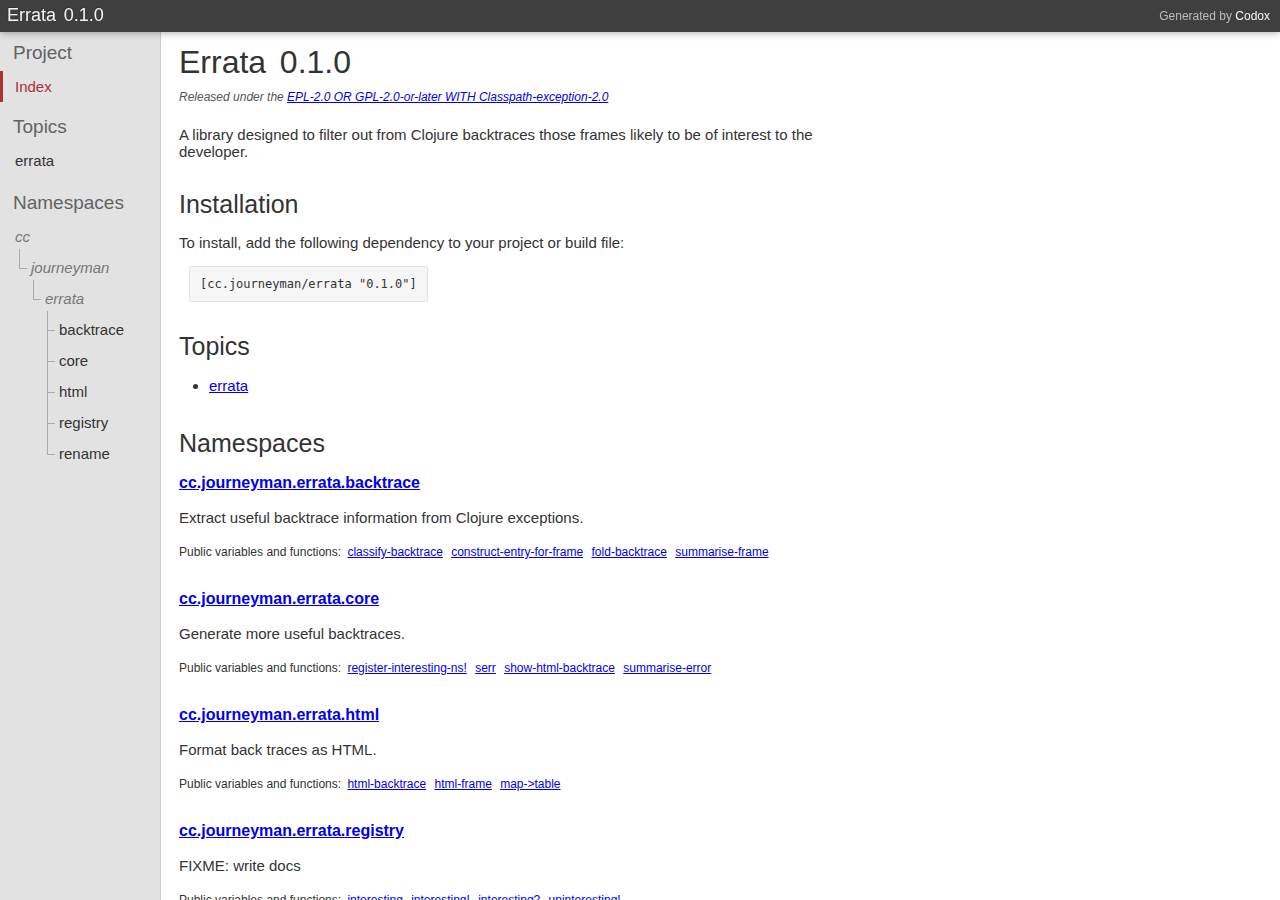
<file: docs/index.html>
<!DOCTYPE html PUBLIC ""
    "">
<html><head><meta charset="UTF-8" /><title>Errata 0.1.0</title><link rel="stylesheet" type="text/css" href="css/default.css" /><link rel="stylesheet" type="text/css" href="css/highlight.css" /><script type="text/javascript" src="js/highlight.min.js"></script><script type="text/javascript" src="js/jquery.min.js"></script><script type="text/javascript" src="js/page_effects.js"></script><script>hljs.initHighlightingOnLoad();</script></head><body><div id="header"><h2>Generated by <a href="https://github.com/weavejester/codox">Codox</a></h2><h1><a href="index.html"><span class="project-title"><span class="project-name">Errata</span> <span class="project-version">0.1.0</span></span></a></h1></div><div class="sidebar primary"><h3 class="no-link"><span class="inner">Project</span></h3><ul class="index-link"><li class="depth-1 current"><a href="index.html"><div class="inner">Index</div></a></li></ul><h3 class="no-link"><span class="inner">Topics</span></h3><ul><li class="depth-1 "><a href="intro.html"><div class="inner"><span>errata</span></div></a></li></ul><h3 class="no-link"><span class="inner">Namespaces</span></h3><ul><li class="depth-1"><div class="no-link"><div class="inner"><span class="tree"><span class="top"></span><span class="bottom"></span></span><span>cc</span></div></div></li><li class="depth-2"><div class="no-link"><div class="inner"><span class="tree"><span class="top"></span><span class="bottom"></span></span><span>journeyman</span></div></div></li><li class="depth-3"><div class="no-link"><div class="inner"><span class="tree"><span class="top"></span><span class="bottom"></span></span><span>errata</span></div></div></li><li class="depth-4 branch"><a href="cc.journeyman.errata.backtrace.html"><div class="inner"><span class="tree"><span class="top"></span><span class="bottom"></span></span><span>backtrace</span></div></a></li><li class="depth-4 branch"><a href="cc.journeyman.errata.core.html"><div class="inner"><span class="tree"><span class="top"></span><span class="bottom"></span></span><span>core</span></div></a></li><li class="depth-4 branch"><a href="cc.journeyman.errata.html.html"><div class="inner"><span class="tree"><span class="top"></span><span class="bottom"></span></span><span>html</span></div></a></li><li class="depth-4 branch"><a href="cc.journeyman.errata.registry.html"><div class="inner"><span class="tree"><span class="top"></span><span class="bottom"></span></span><span>registry</span></div></a></li><li class="depth-4"><a href="cc.journeyman.errata.rename.html"><div class="inner"><span class="tree"><span class="top"></span><span class="bottom"></span></span><span>rename</span></div></a></li></ul></div><div class="namespace-index" id="content"><h1><span class="project-title"><span class="project-name">Errata</span> <span class="project-version">0.1.0</span></span></h1><h5 class="license">Released under the <a href="https://www.eclipse.org/legal/epl-2.0/">EPL-2.0 OR GPL-2.0-or-later WITH Classpath-exception-2.0</a></h5><div class="doc"><p>A library designed to filter out from Clojure backtraces those 
frames likely to be of interest to the developer.</p></div><h2>Installation</h2><p>To install, add the following dependency to your project or build file:</p><pre class="deps">[cc.journeyman/errata "0.1.0"]</pre><h2>Topics</h2><ul class="topics"><li><a href="intro.html">errata</a></li></ul><h2>Namespaces</h2><div class="namespace"><h3><a href="cc.journeyman.errata.backtrace.html">cc.journeyman.errata.backtrace</a></h3><div class="doc"><div class="markdown"><p>Extract useful backtrace information from Clojure exceptions.</p></div></div><div class="index"><p>Public variables and functions:</p><ul><li> <a href="cc.journeyman.errata.backtrace.html#var-classify-backtrace">classify-backtrace</a> </li><li> <a href="cc.journeyman.errata.backtrace.html#var-construct-entry-for-frame">construct-entry-for-frame</a> </li><li> <a href="cc.journeyman.errata.backtrace.html#var-fold-backtrace">fold-backtrace</a> </li><li> <a href="cc.journeyman.errata.backtrace.html#var-summarise-frame">summarise-frame</a> </li></ul></div></div><div class="namespace"><h3><a href="cc.journeyman.errata.core.html">cc.journeyman.errata.core</a></h3><div class="doc"><div class="markdown"><p>Generate more useful backtraces.</p></div></div><div class="index"><p>Public variables and functions:</p><ul><li> <a href="cc.journeyman.errata.core.html#var-register-interesting-ns.21">register-interesting-ns!</a> </li><li> <a href="cc.journeyman.errata.core.html#var-serr">serr</a> </li><li> <a href="cc.journeyman.errata.core.html#var-show-html-backtrace">show-html-backtrace</a> </li><li> <a href="cc.journeyman.errata.core.html#var-summarise-error">summarise-error</a> </li></ul></div></div><div class="namespace"><h3><a href="cc.journeyman.errata.html.html">cc.journeyman.errata.html</a></h3><div class="doc"><div class="markdown"><p>Format back traces as HTML.</p></div></div><div class="index"><p>Public variables and functions:</p><ul><li> <a href="cc.journeyman.errata.html.html#var-html-backtrace">html-backtrace</a> </li><li> <a href="cc.journeyman.errata.html.html#var-html-frame">html-frame</a> </li><li> <a href="cc.journeyman.errata.html.html#var-map-.3Etable">map-&gt;table</a> </li></ul></div></div><div class="namespace"><h3><a href="cc.journeyman.errata.registry.html">cc.journeyman.errata.registry</a></h3><div class="doc"><div class="markdown"><p>FIXME: write docs</p></div></div><div class="index"><p>Public variables and functions:</p><ul><li> <a href="cc.journeyman.errata.registry.html#var-interesting">interesting</a> </li><li> <a href="cc.journeyman.errata.registry.html#var-interesting.21">interesting!</a> </li><li> <a href="cc.journeyman.errata.registry.html#var-interesting.3F">interesting?</a> </li><li> <a href="cc.journeyman.errata.registry.html#var-uninteresting.21">uninteresting!</a> </li></ul></div></div><div class="namespace"><h3><a href="cc.journeyman.errata.rename.html">cc.journeyman.errata.rename</a></h3><div class="doc"><div class="markdown"><p>Recover the original Clojure function and namespace names from information in backtrace frames, by reversing the lexical substitutions by which they’re rendered into valid Java names</p></div></div><div class="index"><p>Public variables and functions:</p><ul><li> <a href="cc.journeyman.errata.rename.html#var-fn-name">fn-name</a> </li><li> <a href="cc.journeyman.errata.rename.html#var-namespace-name">namespace-name</a> </li><li> <a href="cc.journeyman.errata.rename.html#var-recover-function-name">recover-function-name</a> </li><li> <a href="cc.journeyman.errata.rename.html#var-recover-namespace-name">recover-namespace-name</a> </li><li> <a href="cc.journeyman.errata.rename.html#var-remove-anon">remove-anon</a> </li></ul></div></div></div></body></html>
</file>
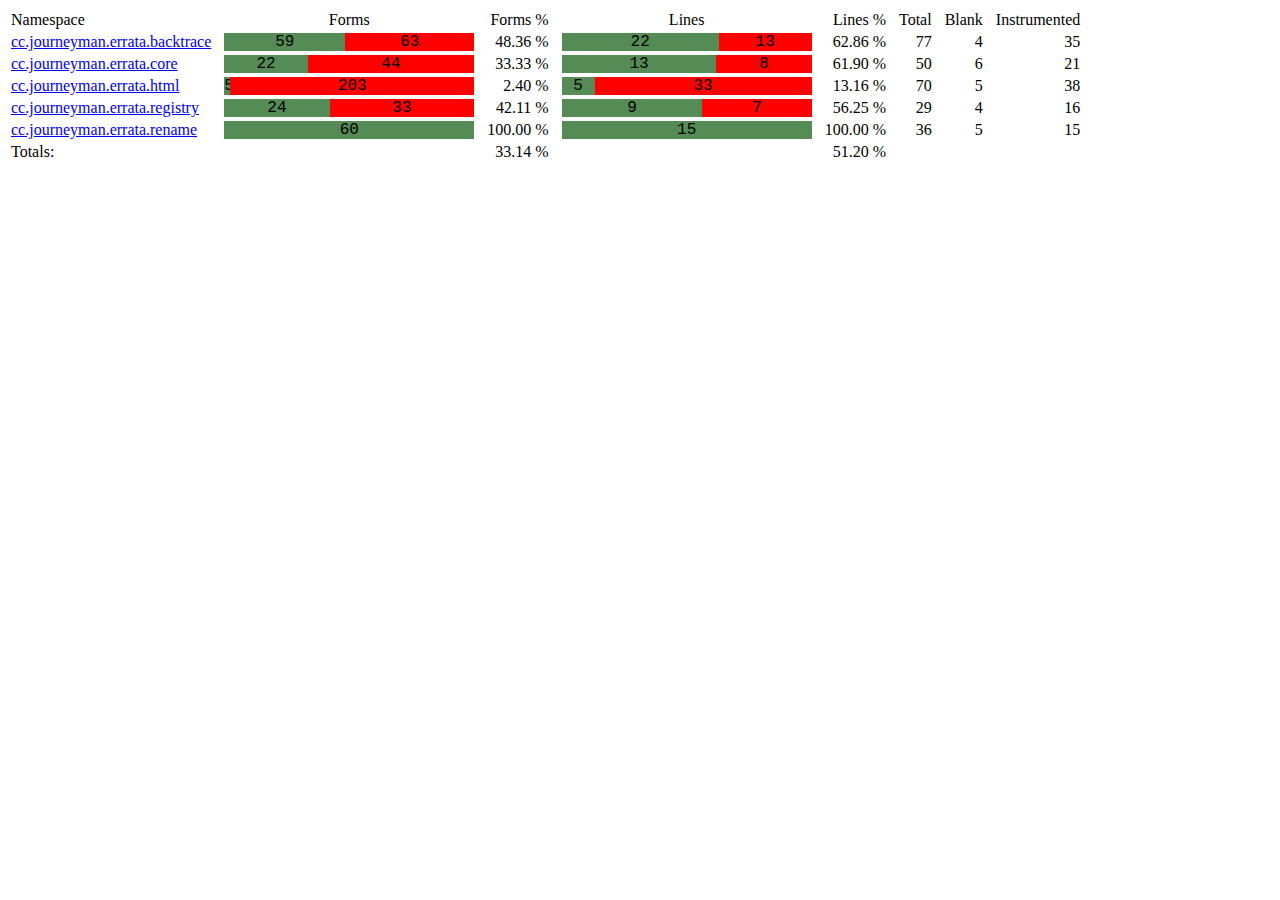
<file: docs/cloverage/index.html>
<html>
 <head>
   <meta http-equiv="Content-Type" content="text/html; charset=utf-8">
  <link rel="stylesheet" href="./coverage.css"/>
  <title>Coverage Summary</title>
 </head>
 <body>
  <table>
   <thead><tr>
    <td class="ns-name"> Namespace </td>
    <td class="with-bar"> Forms </td>
<td class="with-number">Forms %</td>
    <td class="with-bar"> Lines </td>
<td class="with-number">Lines %</td>
<td class="with-number">Total</td><td class="with-number">Blank</td><td class="with-number">Instrumented</td>
   </tr></thead>
<tr>
 <td><a href="cc/journeyman/errata/backtrace.clj.html">cc.journeyman.errata.backtrace</a></td><td class="with-bar"><div class="covered"
                                style="width:48.36065573770492%;
                                        float:left;"> 59 </div><div class="not-covered"
                                style="width:51.63934426229508%;
                                        float:left;"> 63 </div></td>
<td class="with-number">48.36 %</td>
<td class="with-bar"><div class="covered"
                                style="width:62.857142857142854%;
                                        float:left;"> 22 </div><div class="not-covered"
                                style="width:37.142857142857146%;
                                        float:left;"> 13 </div></td>
<td class="with-number">62.86 %</td>
<td class="with-number">77</td><td class="with-number">4</td><td class="with-number">35</td>
</tr>
<tr>
 <td><a href="cc/journeyman/errata/core.clj.html">cc.journeyman.errata.core</a></td><td class="with-bar"><div class="covered"
                                style="width:33.333333333333336%;
                                        float:left;"> 22 </div><div class="not-covered"
                                style="width:66.66666666666667%;
                                        float:left;"> 44 </div></td>
<td class="with-number">33.33 %</td>
<td class="with-bar"><div class="covered"
                                style="width:61.904761904761905%;
                                        float:left;"> 13 </div><div class="not-covered"
                                style="width:38.095238095238095%;
                                        float:left;"> 8 </div></td>
<td class="with-number">61.90 %</td>
<td class="with-number">50</td><td class="with-number">6</td><td class="with-number">21</td>
</tr>
<tr>
 <td><a href="cc/journeyman/errata/html.clj.html">cc.journeyman.errata.html</a></td><td class="with-bar"><div class="covered"
                                style="width:2.4038461538461537%;
                                        float:left;"> 5 </div><div class="not-covered"
                                style="width:97.59615384615384%;
                                        float:left;"> 203 </div></td>
<td class="with-number">2.40 %</td>
<td class="with-bar"><div class="covered"
                                style="width:13.157894736842104%;
                                        float:left;"> 5 </div><div class="not-covered"
                                style="width:86.84210526315789%;
                                        float:left;"> 33 </div></td>
<td class="with-number">13.16 %</td>
<td class="with-number">70</td><td class="with-number">5</td><td class="with-number">38</td>
</tr>
<tr>
 <td><a href="cc/journeyman/errata/registry.clj.html">cc.journeyman.errata.registry</a></td><td class="with-bar"><div class="covered"
                                style="width:42.10526315789474%;
                                        float:left;"> 24 </div><div class="not-covered"
                                style="width:57.89473684210526%;
                                        float:left;"> 33 </div></td>
<td class="with-number">42.11 %</td>
<td class="with-bar"><div class="covered"
                                style="width:56.25%;
                                        float:left;"> 9 </div><div class="not-covered"
                                style="width:43.75%;
                                        float:left;"> 7 </div></td>
<td class="with-number">56.25 %</td>
<td class="with-number">29</td><td class="with-number">4</td><td class="with-number">16</td>
</tr>
<tr>
 <td><a href="cc/journeyman/errata/rename.clj.html">cc.journeyman.errata.rename</a></td><td class="with-bar"><div class="covered"
                                style="width:100.0%;
                                        float:left;"> 60 </div></td>
<td class="with-number">100.00 %</td>
<td class="with-bar"><div class="covered"
                                style="width:100.0%;
                                        float:left;"> 15 </div></td>
<td class="with-number">100.00 %</td>
<td class="with-number">36</td><td class="with-number">5</td><td class="with-number">15</td>
</tr>
<tr><td>Totals:</td>
<td class="with-bar"></td>
<td class="with-number">33.14 %</td>
<td class="with-bar"></td>
<td class="with-number">51.20 %</td>
   </tr>
  </table>
 </body>
</html>
</file>
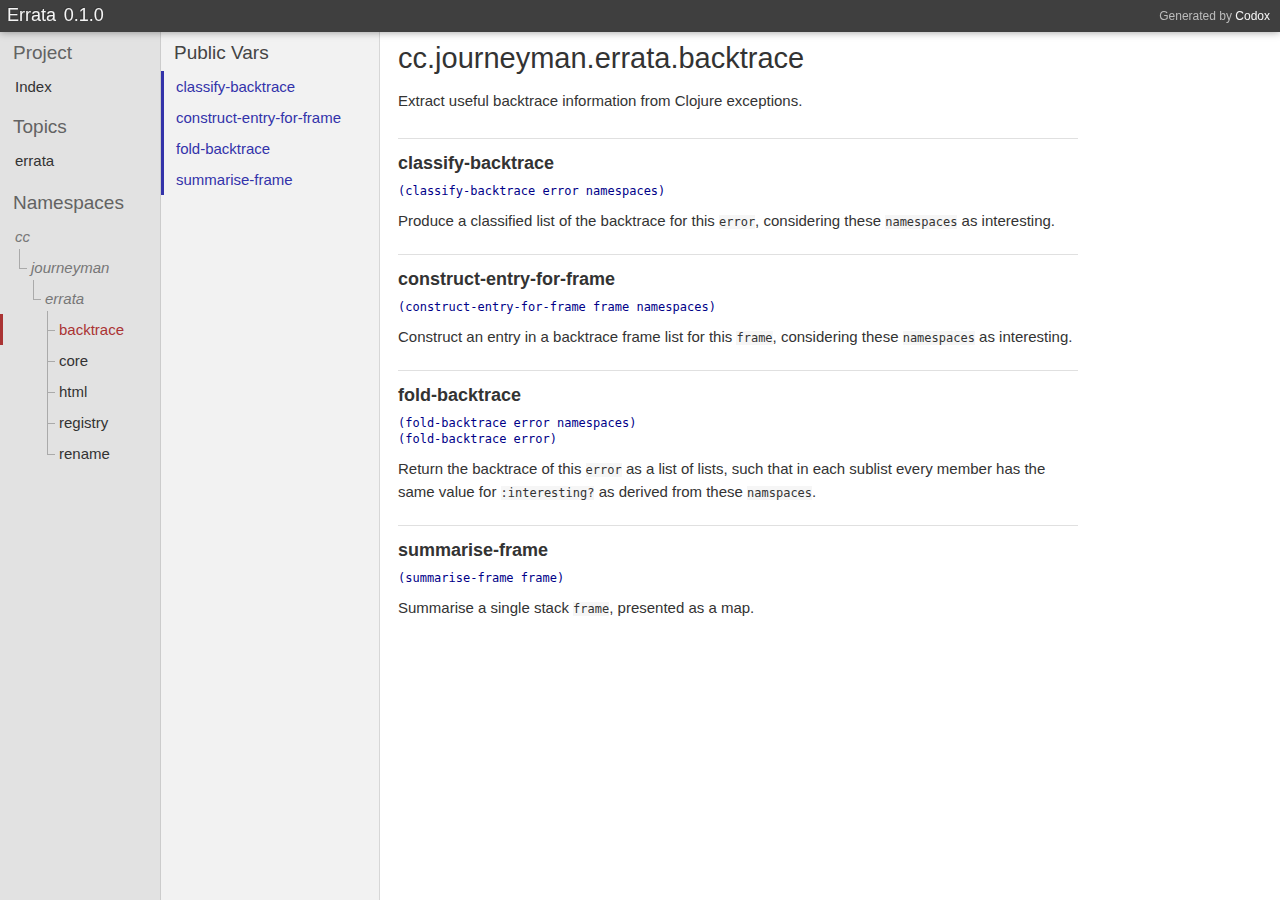
<file: docs/cc.journeyman.errata.backtrace.html>
<!DOCTYPE html PUBLIC ""
    "">
<html><head><meta charset="UTF-8" /><title>cc.journeyman.errata.backtrace documentation</title><link rel="stylesheet" type="text/css" href="css/default.css" /><link rel="stylesheet" type="text/css" href="css/highlight.css" /><script type="text/javascript" src="js/highlight.min.js"></script><script type="text/javascript" src="js/jquery.min.js"></script><script type="text/javascript" src="js/page_effects.js"></script><script>hljs.initHighlightingOnLoad();</script></head><body><div id="header"><h2>Generated by <a href="https://github.com/weavejester/codox">Codox</a></h2><h1><a href="index.html"><span class="project-title"><span class="project-name">Errata</span> <span class="project-version">0.1.0</span></span></a></h1></div><div class="sidebar primary"><h3 class="no-link"><span class="inner">Project</span></h3><ul class="index-link"><li class="depth-1 "><a href="index.html"><div class="inner">Index</div></a></li></ul><h3 class="no-link"><span class="inner">Topics</span></h3><ul><li class="depth-1 "><a href="intro.html"><div class="inner"><span>errata</span></div></a></li></ul><h3 class="no-link"><span class="inner">Namespaces</span></h3><ul><li class="depth-1"><div class="no-link"><div class="inner"><span class="tree"><span class="top"></span><span class="bottom"></span></span><span>cc</span></div></div></li><li class="depth-2"><div class="no-link"><div class="inner"><span class="tree"><span class="top"></span><span class="bottom"></span></span><span>journeyman</span></div></div></li><li class="depth-3"><div class="no-link"><div class="inner"><span class="tree"><span class="top"></span><span class="bottom"></span></span><span>errata</span></div></div></li><li class="depth-4 branch current"><a href="cc.journeyman.errata.backtrace.html"><div class="inner"><span class="tree"><span class="top"></span><span class="bottom"></span></span><span>backtrace</span></div></a></li><li class="depth-4 branch"><a href="cc.journeyman.errata.core.html"><div class="inner"><span class="tree"><span class="top"></span><span class="bottom"></span></span><span>core</span></div></a></li><li class="depth-4 branch"><a href="cc.journeyman.errata.html.html"><div class="inner"><span class="tree"><span class="top"></span><span class="bottom"></span></span><span>html</span></div></a></li><li class="depth-4 branch"><a href="cc.journeyman.errata.registry.html"><div class="inner"><span class="tree"><span class="top"></span><span class="bottom"></span></span><span>registry</span></div></a></li><li class="depth-4"><a href="cc.journeyman.errata.rename.html"><div class="inner"><span class="tree"><span class="top"></span><span class="bottom"></span></span><span>rename</span></div></a></li></ul></div><div class="sidebar secondary"><h3><a href="#top"><span class="inner">Public Vars</span></a></h3><ul><li class="depth-1"><a href="cc.journeyman.errata.backtrace.html#var-classify-backtrace"><div class="inner"><span>classify-backtrace</span></div></a></li><li class="depth-1"><a href="cc.journeyman.errata.backtrace.html#var-construct-entry-for-frame"><div class="inner"><span>construct-entry-for-frame</span></div></a></li><li class="depth-1"><a href="cc.journeyman.errata.backtrace.html#var-fold-backtrace"><div class="inner"><span>fold-backtrace</span></div></a></li><li class="depth-1"><a href="cc.journeyman.errata.backtrace.html#var-summarise-frame"><div class="inner"><span>summarise-frame</span></div></a></li></ul></div><div class="namespace-docs" id="content"><h1 class="anchor" id="top">cc.journeyman.errata.backtrace</h1><div class="doc"><div class="markdown"><p>Extract useful backtrace information from Clojure exceptions.</p></div></div><div class="public anchor" id="var-classify-backtrace"><h3>classify-backtrace</h3><div class="usage"><code>(classify-backtrace error namespaces)</code></div><div class="doc"><div class="markdown"><p>Produce a classified list of the backtrace for this <code>error</code>, considering these <code>namespaces</code> as interesting.</p></div></div></div><div class="public anchor" id="var-construct-entry-for-frame"><h3>construct-entry-for-frame</h3><div class="usage"><code>(construct-entry-for-frame frame namespaces)</code></div><div class="doc"><div class="markdown"><p>Construct an entry in a backtrace frame list for this <code>frame</code>, considering these <code>namespaces</code> as interesting.</p></div></div></div><div class="public anchor" id="var-fold-backtrace"><h3>fold-backtrace</h3><div class="usage"><code>(fold-backtrace error namespaces)</code><code>(fold-backtrace error)</code></div><div class="doc"><div class="markdown"><p>Return the backtrace of this <code>error</code> as a list of lists, such that in each sublist every member has the same value for <code>:interesting?</code> as derived from these <code>namspaces</code>.</p></div></div></div><div class="public anchor" id="var-summarise-frame"><h3>summarise-frame</h3><div class="usage"><code>(summarise-frame frame)</code></div><div class="doc"><div class="markdown"><p>Summarise a single stack <code>frame</code>, presented as a map.</p></div></div></div></div></body></html>
</file>
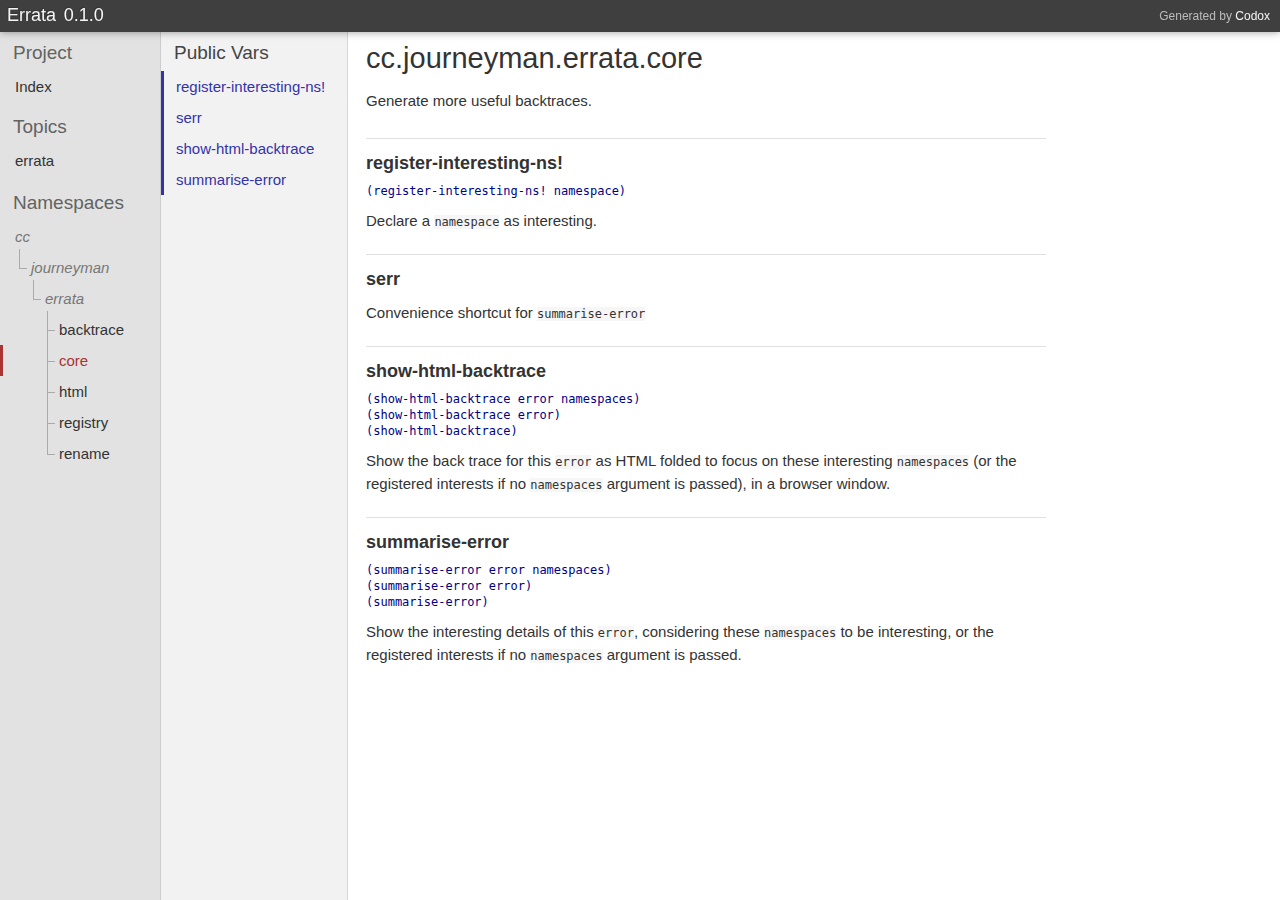
<file: docs/cc.journeyman.errata.core.html>
<!DOCTYPE html PUBLIC ""
    "">
<html><head><meta charset="UTF-8" /><title>cc.journeyman.errata.core documentation</title><link rel="stylesheet" type="text/css" href="css/default.css" /><link rel="stylesheet" type="text/css" href="css/highlight.css" /><script type="text/javascript" src="js/highlight.min.js"></script><script type="text/javascript" src="js/jquery.min.js"></script><script type="text/javascript" src="js/page_effects.js"></script><script>hljs.initHighlightingOnLoad();</script></head><body><div id="header"><h2>Generated by <a href="https://github.com/weavejester/codox">Codox</a></h2><h1><a href="index.html"><span class="project-title"><span class="project-name">Errata</span> <span class="project-version">0.1.0</span></span></a></h1></div><div class="sidebar primary"><h3 class="no-link"><span class="inner">Project</span></h3><ul class="index-link"><li class="depth-1 "><a href="index.html"><div class="inner">Index</div></a></li></ul><h3 class="no-link"><span class="inner">Topics</span></h3><ul><li class="depth-1 "><a href="intro.html"><div class="inner"><span>errata</span></div></a></li></ul><h3 class="no-link"><span class="inner">Namespaces</span></h3><ul><li class="depth-1"><div class="no-link"><div class="inner"><span class="tree"><span class="top"></span><span class="bottom"></span></span><span>cc</span></div></div></li><li class="depth-2"><div class="no-link"><div class="inner"><span class="tree"><span class="top"></span><span class="bottom"></span></span><span>journeyman</span></div></div></li><li class="depth-3"><div class="no-link"><div class="inner"><span class="tree"><span class="top"></span><span class="bottom"></span></span><span>errata</span></div></div></li><li class="depth-4 branch"><a href="cc.journeyman.errata.backtrace.html"><div class="inner"><span class="tree"><span class="top"></span><span class="bottom"></span></span><span>backtrace</span></div></a></li><li class="depth-4 branch current"><a href="cc.journeyman.errata.core.html"><div class="inner"><span class="tree"><span class="top"></span><span class="bottom"></span></span><span>core</span></div></a></li><li class="depth-4 branch"><a href="cc.journeyman.errata.html.html"><div class="inner"><span class="tree"><span class="top"></span><span class="bottom"></span></span><span>html</span></div></a></li><li class="depth-4 branch"><a href="cc.journeyman.errata.registry.html"><div class="inner"><span class="tree"><span class="top"></span><span class="bottom"></span></span><span>registry</span></div></a></li><li class="depth-4"><a href="cc.journeyman.errata.rename.html"><div class="inner"><span class="tree"><span class="top"></span><span class="bottom"></span></span><span>rename</span></div></a></li></ul></div><div class="sidebar secondary"><h3><a href="#top"><span class="inner">Public Vars</span></a></h3><ul><li class="depth-1"><a href="cc.journeyman.errata.core.html#var-register-interesting-ns.21"><div class="inner"><span>register-interesting-ns!</span></div></a></li><li class="depth-1"><a href="cc.journeyman.errata.core.html#var-serr"><div class="inner"><span>serr</span></div></a></li><li class="depth-1"><a href="cc.journeyman.errata.core.html#var-show-html-backtrace"><div class="inner"><span>show-html-backtrace</span></div></a></li><li class="depth-1"><a href="cc.journeyman.errata.core.html#var-summarise-error"><div class="inner"><span>summarise-error</span></div></a></li></ul></div><div class="namespace-docs" id="content"><h1 class="anchor" id="top">cc.journeyman.errata.core</h1><div class="doc"><div class="markdown"><p>Generate more useful backtraces.</p></div></div><div class="public anchor" id="var-register-interesting-ns.21"><h3>register-interesting-ns!</h3><div class="usage"><code>(register-interesting-ns! namespace)</code></div><div class="doc"><div class="markdown"><p>Declare a <code>namespace</code> as interesting.</p></div></div></div><div class="public anchor" id="var-serr"><h3>serr</h3><div class="usage"></div><div class="doc"><div class="markdown"><p>Convenience shortcut for <code>summarise-error</code></p></div></div></div><div class="public anchor" id="var-show-html-backtrace"><h3>show-html-backtrace</h3><div class="usage"><code>(show-html-backtrace error namespaces)</code><code>(show-html-backtrace error)</code><code>(show-html-backtrace)</code></div><div class="doc"><div class="markdown"><p>Show the back trace for this <code>error</code> as HTML folded to focus on these interesting <code>namespaces</code> (or the registered interests if no <code>namespaces</code> argument is passed), in a browser window.</p></div></div></div><div class="public anchor" id="var-summarise-error"><h3>summarise-error</h3><div class="usage"><code>(summarise-error error namespaces)</code><code>(summarise-error error)</code><code>(summarise-error)</code></div><div class="doc"><div class="markdown"><p>Show the interesting details of this <code>error</code>, considering these <code>namespaces</code> to be interesting, or the registered interests if no <code>namespaces</code> argument is passed.</p></div></div></div></div></body></html>
</file>
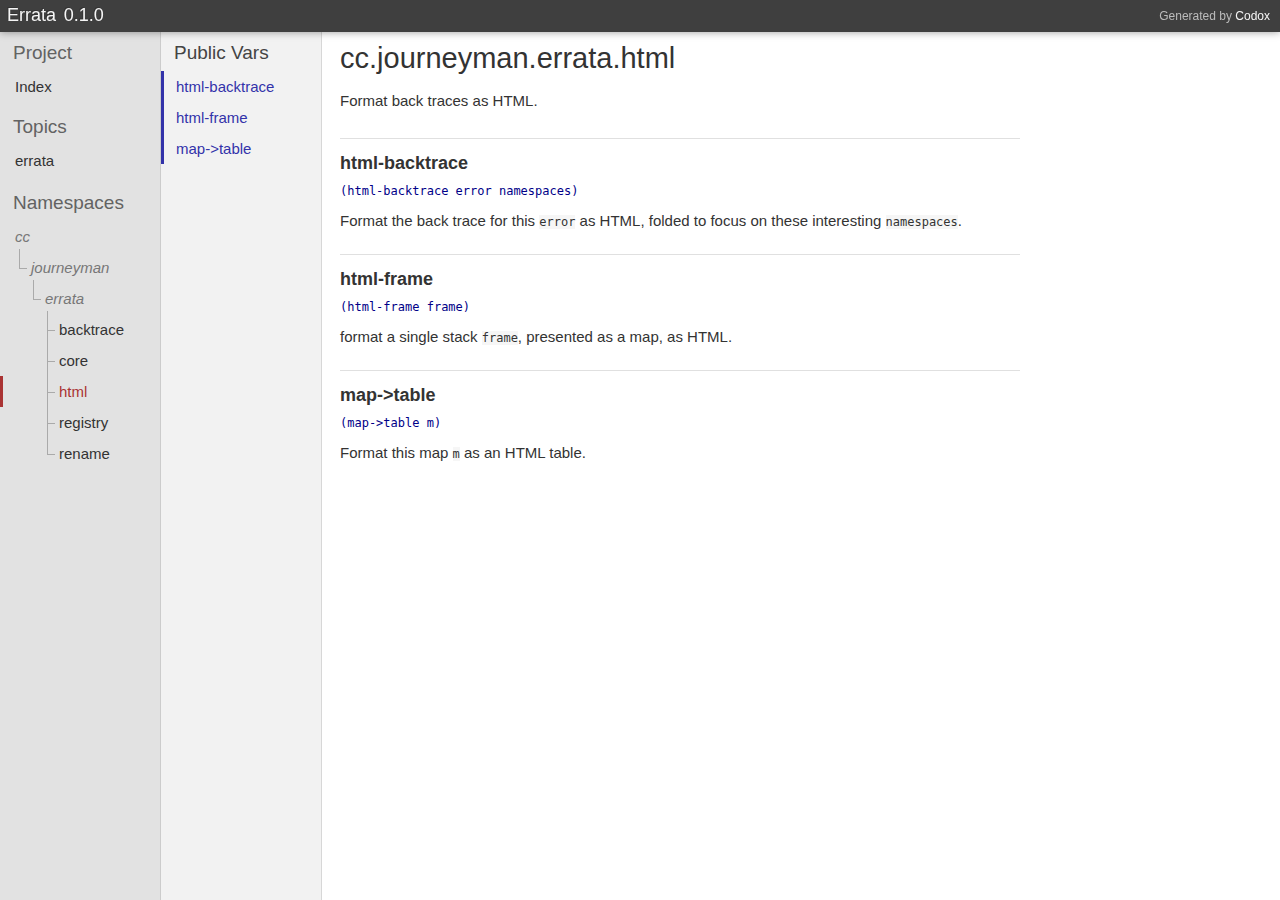
<file: docs/cc.journeyman.errata.html.html>
<!DOCTYPE html PUBLIC ""
    "">
<html><head><meta charset="UTF-8" /><title>cc.journeyman.errata.html documentation</title><link rel="stylesheet" type="text/css" href="css/default.css" /><link rel="stylesheet" type="text/css" href="css/highlight.css" /><script type="text/javascript" src="js/highlight.min.js"></script><script type="text/javascript" src="js/jquery.min.js"></script><script type="text/javascript" src="js/page_effects.js"></script><script>hljs.initHighlightingOnLoad();</script></head><body><div id="header"><h2>Generated by <a href="https://github.com/weavejester/codox">Codox</a></h2><h1><a href="index.html"><span class="project-title"><span class="project-name">Errata</span> <span class="project-version">0.1.0</span></span></a></h1></div><div class="sidebar primary"><h3 class="no-link"><span class="inner">Project</span></h3><ul class="index-link"><li class="depth-1 "><a href="index.html"><div class="inner">Index</div></a></li></ul><h3 class="no-link"><span class="inner">Topics</span></h3><ul><li class="depth-1 "><a href="intro.html"><div class="inner"><span>errata</span></div></a></li></ul><h3 class="no-link"><span class="inner">Namespaces</span></h3><ul><li class="depth-1"><div class="no-link"><div class="inner"><span class="tree"><span class="top"></span><span class="bottom"></span></span><span>cc</span></div></div></li><li class="depth-2"><div class="no-link"><div class="inner"><span class="tree"><span class="top"></span><span class="bottom"></span></span><span>journeyman</span></div></div></li><li class="depth-3"><div class="no-link"><div class="inner"><span class="tree"><span class="top"></span><span class="bottom"></span></span><span>errata</span></div></div></li><li class="depth-4 branch"><a href="cc.journeyman.errata.backtrace.html"><div class="inner"><span class="tree"><span class="top"></span><span class="bottom"></span></span><span>backtrace</span></div></a></li><li class="depth-4 branch"><a href="cc.journeyman.errata.core.html"><div class="inner"><span class="tree"><span class="top"></span><span class="bottom"></span></span><span>core</span></div></a></li><li class="depth-4 branch current"><a href="cc.journeyman.errata.html.html"><div class="inner"><span class="tree"><span class="top"></span><span class="bottom"></span></span><span>html</span></div></a></li><li class="depth-4 branch"><a href="cc.journeyman.errata.registry.html"><div class="inner"><span class="tree"><span class="top"></span><span class="bottom"></span></span><span>registry</span></div></a></li><li class="depth-4"><a href="cc.journeyman.errata.rename.html"><div class="inner"><span class="tree"><span class="top"></span><span class="bottom"></span></span><span>rename</span></div></a></li></ul></div><div class="sidebar secondary"><h3><a href="#top"><span class="inner">Public Vars</span></a></h3><ul><li class="depth-1"><a href="cc.journeyman.errata.html.html#var-html-backtrace"><div class="inner"><span>html-backtrace</span></div></a></li><li class="depth-1"><a href="cc.journeyman.errata.html.html#var-html-frame"><div class="inner"><span>html-frame</span></div></a></li><li class="depth-1"><a href="cc.journeyman.errata.html.html#var-map-.3Etable"><div class="inner"><span>map-&gt;table</span></div></a></li></ul></div><div class="namespace-docs" id="content"><h1 class="anchor" id="top">cc.journeyman.errata.html</h1><div class="doc"><div class="markdown"><p>Format back traces as HTML.</p></div></div><div class="public anchor" id="var-html-backtrace"><h3>html-backtrace</h3><div class="usage"><code>(html-backtrace error namespaces)</code></div><div class="doc"><div class="markdown"><p>Format the back trace for this <code>error</code> as HTML, folded to focus on these interesting <code>namespaces</code>.</p></div></div></div><div class="public anchor" id="var-html-frame"><h3>html-frame</h3><div class="usage"><code>(html-frame frame)</code></div><div class="doc"><div class="markdown"><p>format a single stack <code>frame</code>, presented as a map, as HTML.</p></div></div></div><div class="public anchor" id="var-map-.3Etable"><h3>map-&gt;table</h3><div class="usage"><code>(map-&gt;table m)</code></div><div class="doc"><div class="markdown"><p>Format this map <code>m</code> as an HTML table.</p></div></div></div></div></body></html>
</file>
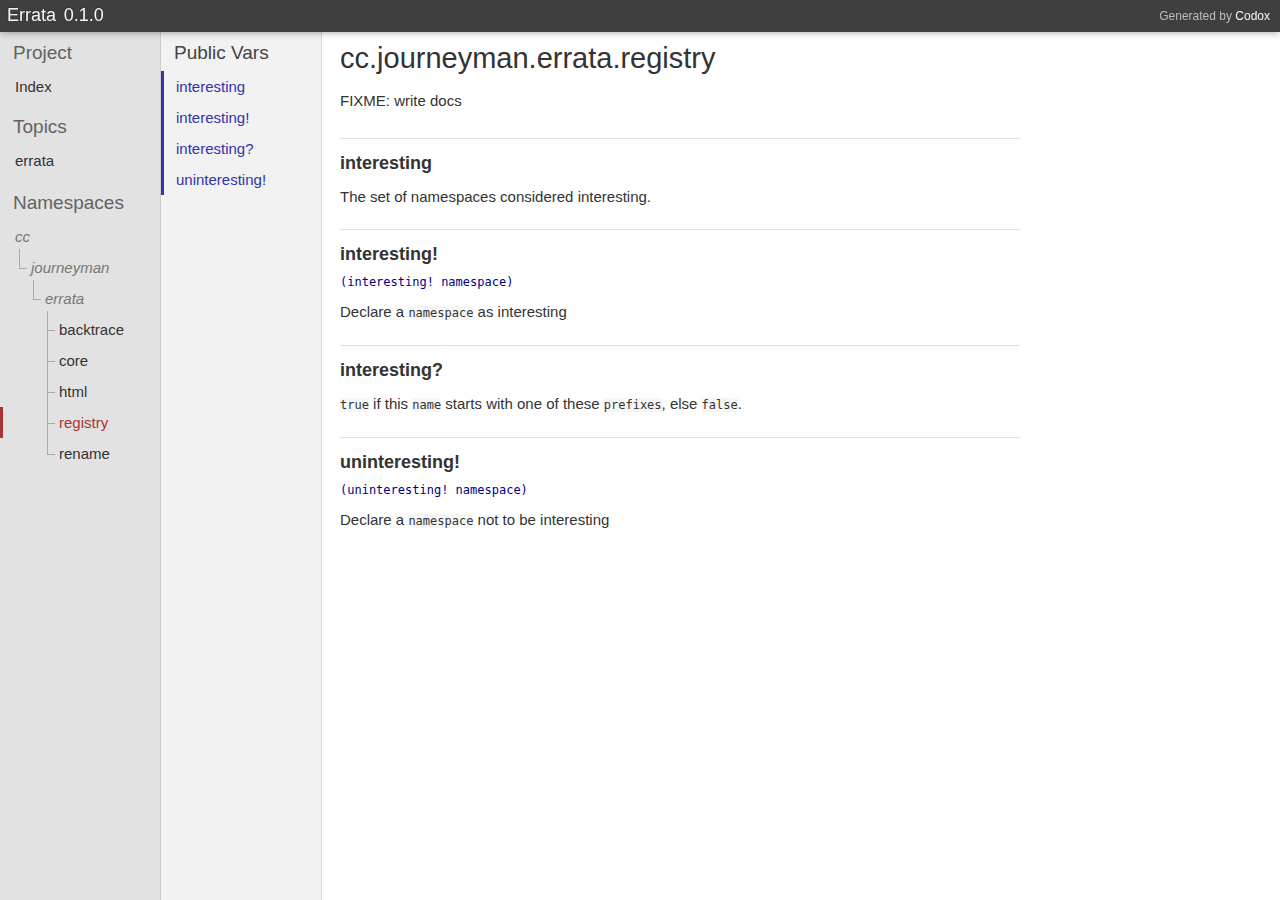
<file: docs/cc.journeyman.errata.registry.html>
<!DOCTYPE html PUBLIC ""
    "">
<html><head><meta charset="UTF-8" /><title>cc.journeyman.errata.registry documentation</title><link rel="stylesheet" type="text/css" href="css/default.css" /><link rel="stylesheet" type="text/css" href="css/highlight.css" /><script type="text/javascript" src="js/highlight.min.js"></script><script type="text/javascript" src="js/jquery.min.js"></script><script type="text/javascript" src="js/page_effects.js"></script><script>hljs.initHighlightingOnLoad();</script></head><body><div id="header"><h2>Generated by <a href="https://github.com/weavejester/codox">Codox</a></h2><h1><a href="index.html"><span class="project-title"><span class="project-name">Errata</span> <span class="project-version">0.1.0</span></span></a></h1></div><div class="sidebar primary"><h3 class="no-link"><span class="inner">Project</span></h3><ul class="index-link"><li class="depth-1 "><a href="index.html"><div class="inner">Index</div></a></li></ul><h3 class="no-link"><span class="inner">Topics</span></h3><ul><li class="depth-1 "><a href="intro.html"><div class="inner"><span>errata</span></div></a></li></ul><h3 class="no-link"><span class="inner">Namespaces</span></h3><ul><li class="depth-1"><div class="no-link"><div class="inner"><span class="tree"><span class="top"></span><span class="bottom"></span></span><span>cc</span></div></div></li><li class="depth-2"><div class="no-link"><div class="inner"><span class="tree"><span class="top"></span><span class="bottom"></span></span><span>journeyman</span></div></div></li><li class="depth-3"><div class="no-link"><div class="inner"><span class="tree"><span class="top"></span><span class="bottom"></span></span><span>errata</span></div></div></li><li class="depth-4 branch"><a href="cc.journeyman.errata.backtrace.html"><div class="inner"><span class="tree"><span class="top"></span><span class="bottom"></span></span><span>backtrace</span></div></a></li><li class="depth-4 branch"><a href="cc.journeyman.errata.core.html"><div class="inner"><span class="tree"><span class="top"></span><span class="bottom"></span></span><span>core</span></div></a></li><li class="depth-4 branch"><a href="cc.journeyman.errata.html.html"><div class="inner"><span class="tree"><span class="top"></span><span class="bottom"></span></span><span>html</span></div></a></li><li class="depth-4 branch current"><a href="cc.journeyman.errata.registry.html"><div class="inner"><span class="tree"><span class="top"></span><span class="bottom"></span></span><span>registry</span></div></a></li><li class="depth-4"><a href="cc.journeyman.errata.rename.html"><div class="inner"><span class="tree"><span class="top"></span><span class="bottom"></span></span><span>rename</span></div></a></li></ul></div><div class="sidebar secondary"><h3><a href="#top"><span class="inner">Public Vars</span></a></h3><ul><li class="depth-1"><a href="cc.journeyman.errata.registry.html#var-interesting"><div class="inner"><span>interesting</span></div></a></li><li class="depth-1"><a href="cc.journeyman.errata.registry.html#var-interesting.21"><div class="inner"><span>interesting!</span></div></a></li><li class="depth-1"><a href="cc.journeyman.errata.registry.html#var-interesting.3F"><div class="inner"><span>interesting?</span></div></a></li><li class="depth-1"><a href="cc.journeyman.errata.registry.html#var-uninteresting.21"><div class="inner"><span>uninteresting!</span></div></a></li></ul></div><div class="namespace-docs" id="content"><h1 class="anchor" id="top">cc.journeyman.errata.registry</h1><div class="doc"><div class="markdown"><p>FIXME: write docs</p></div></div><div class="public anchor" id="var-interesting"><h3>interesting</h3><div class="usage"></div><div class="doc"><div class="markdown"><p>The set of namespaces considered interesting.</p></div></div></div><div class="public anchor" id="var-interesting.21"><h3>interesting!</h3><div class="usage"><code>(interesting! namespace)</code></div><div class="doc"><div class="markdown"><p>Declare a <code>namespace</code> as interesting</p></div></div></div><div class="public anchor" id="var-interesting.3F"><h3>interesting?</h3><div class="usage"></div><div class="doc"><div class="markdown"><p><code>true</code> if this <code>name</code> starts with one of these <code>prefixes</code>, else <code>false</code>.</p></div></div></div><div class="public anchor" id="var-uninteresting.21"><h3>uninteresting!</h3><div class="usage"><code>(uninteresting! namespace)</code></div><div class="doc"><div class="markdown"><p>Declare a <code>namespace</code> not to be interesting</p></div></div></div></div></body></html>
</file>
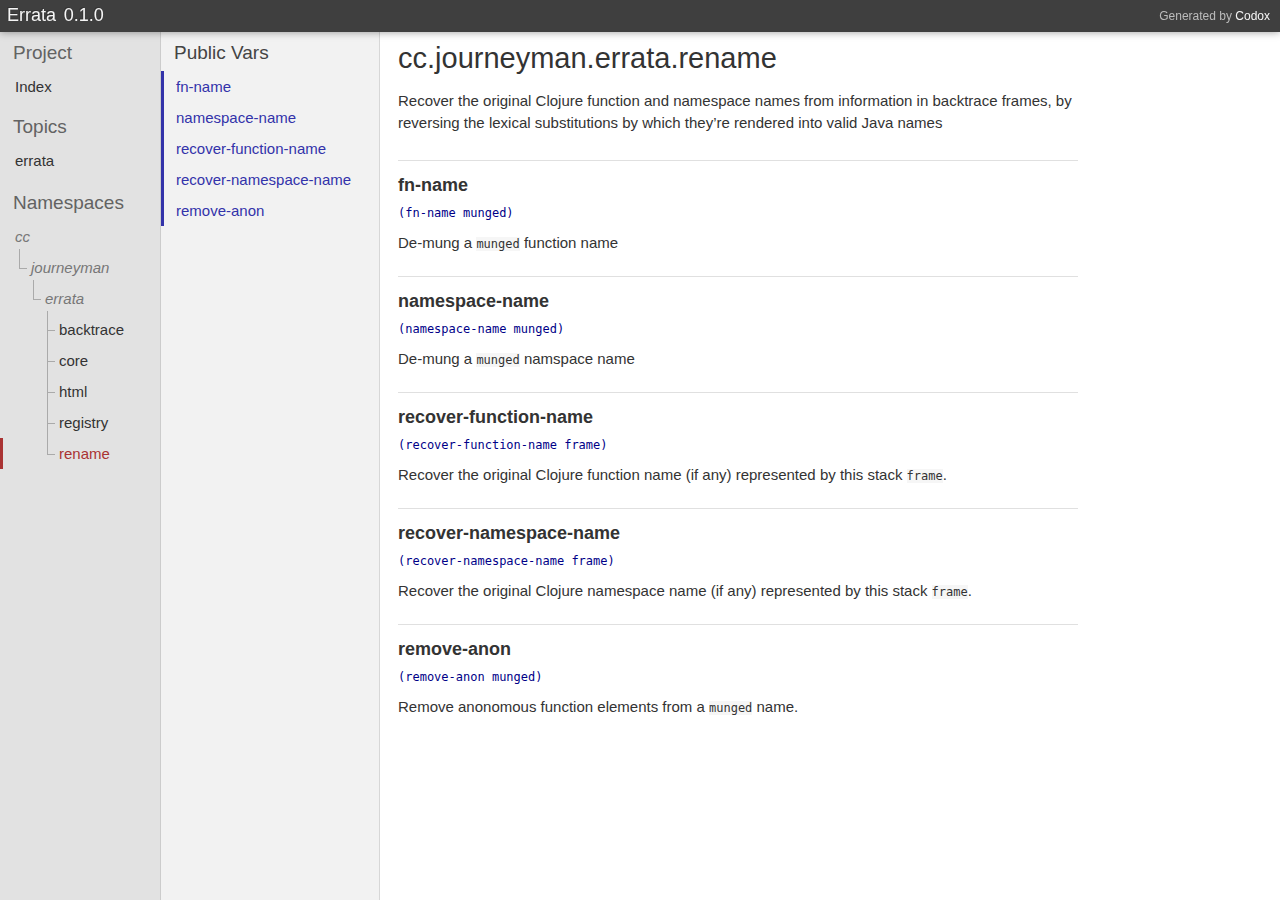
<file: docs/cc.journeyman.errata.rename.html>
<!DOCTYPE html PUBLIC ""
    "">
<html><head><meta charset="UTF-8" /><title>cc.journeyman.errata.rename documentation</title><link rel="stylesheet" type="text/css" href="css/default.css" /><link rel="stylesheet" type="text/css" href="css/highlight.css" /><script type="text/javascript" src="js/highlight.min.js"></script><script type="text/javascript" src="js/jquery.min.js"></script><script type="text/javascript" src="js/page_effects.js"></script><script>hljs.initHighlightingOnLoad();</script></head><body><div id="header"><h2>Generated by <a href="https://github.com/weavejester/codox">Codox</a></h2><h1><a href="index.html"><span class="project-title"><span class="project-name">Errata</span> <span class="project-version">0.1.0</span></span></a></h1></div><div class="sidebar primary"><h3 class="no-link"><span class="inner">Project</span></h3><ul class="index-link"><li class="depth-1 "><a href="index.html"><div class="inner">Index</div></a></li></ul><h3 class="no-link"><span class="inner">Topics</span></h3><ul><li class="depth-1 "><a href="intro.html"><div class="inner"><span>errata</span></div></a></li></ul><h3 class="no-link"><span class="inner">Namespaces</span></h3><ul><li class="depth-1"><div class="no-link"><div class="inner"><span class="tree"><span class="top"></span><span class="bottom"></span></span><span>cc</span></div></div></li><li class="depth-2"><div class="no-link"><div class="inner"><span class="tree"><span class="top"></span><span class="bottom"></span></span><span>journeyman</span></div></div></li><li class="depth-3"><div class="no-link"><div class="inner"><span class="tree"><span class="top"></span><span class="bottom"></span></span><span>errata</span></div></div></li><li class="depth-4 branch"><a href="cc.journeyman.errata.backtrace.html"><div class="inner"><span class="tree"><span class="top"></span><span class="bottom"></span></span><span>backtrace</span></div></a></li><li class="depth-4 branch"><a href="cc.journeyman.errata.core.html"><div class="inner"><span class="tree"><span class="top"></span><span class="bottom"></span></span><span>core</span></div></a></li><li class="depth-4 branch"><a href="cc.journeyman.errata.html.html"><div class="inner"><span class="tree"><span class="top"></span><span class="bottom"></span></span><span>html</span></div></a></li><li class="depth-4 branch"><a href="cc.journeyman.errata.registry.html"><div class="inner"><span class="tree"><span class="top"></span><span class="bottom"></span></span><span>registry</span></div></a></li><li class="depth-4 current"><a href="cc.journeyman.errata.rename.html"><div class="inner"><span class="tree"><span class="top"></span><span class="bottom"></span></span><span>rename</span></div></a></li></ul></div><div class="sidebar secondary"><h3><a href="#top"><span class="inner">Public Vars</span></a></h3><ul><li class="depth-1"><a href="cc.journeyman.errata.rename.html#var-fn-name"><div class="inner"><span>fn-name</span></div></a></li><li class="depth-1"><a href="cc.journeyman.errata.rename.html#var-namespace-name"><div class="inner"><span>namespace-name</span></div></a></li><li class="depth-1"><a href="cc.journeyman.errata.rename.html#var-recover-function-name"><div class="inner"><span>recover-function-name</span></div></a></li><li class="depth-1"><a href="cc.journeyman.errata.rename.html#var-recover-namespace-name"><div class="inner"><span>recover-namespace-name</span></div></a></li><li class="depth-1"><a href="cc.journeyman.errata.rename.html#var-remove-anon"><div class="inner"><span>remove-anon</span></div></a></li></ul></div><div class="namespace-docs" id="content"><h1 class="anchor" id="top">cc.journeyman.errata.rename</h1><div class="doc"><div class="markdown"><p>Recover the original Clojure function and namespace names from information in backtrace frames, by reversing the lexical substitutions by which they’re rendered into valid Java names</p></div></div><div class="public anchor" id="var-fn-name"><h3>fn-name</h3><div class="usage"><code>(fn-name munged)</code></div><div class="doc"><div class="markdown"><p>De-mung a <code>munged</code> function name</p></div></div></div><div class="public anchor" id="var-namespace-name"><h3>namespace-name</h3><div class="usage"><code>(namespace-name munged)</code></div><div class="doc"><div class="markdown"><p>De-mung a <code>munged</code> namspace name</p></div></div></div><div class="public anchor" id="var-recover-function-name"><h3>recover-function-name</h3><div class="usage"><code>(recover-function-name frame)</code></div><div class="doc"><div class="markdown"><p>Recover the original Clojure function name (if any) represented by this stack <code>frame</code>.</p></div></div></div><div class="public anchor" id="var-recover-namespace-name"><h3>recover-namespace-name</h3><div class="usage"><code>(recover-namespace-name frame)</code></div><div class="doc"><div class="markdown"><p>Recover the original Clojure namespace name (if any) represented by this stack <code>frame</code>.</p></div></div></div><div class="public anchor" id="var-remove-anon"><h3>remove-anon</h3><div class="usage"><code>(remove-anon munged)</code></div><div class="doc"><div class="markdown"><p>Remove anonomous function elements from a <code>munged</code> name.</p></div></div></div></div></body></html>
</file>
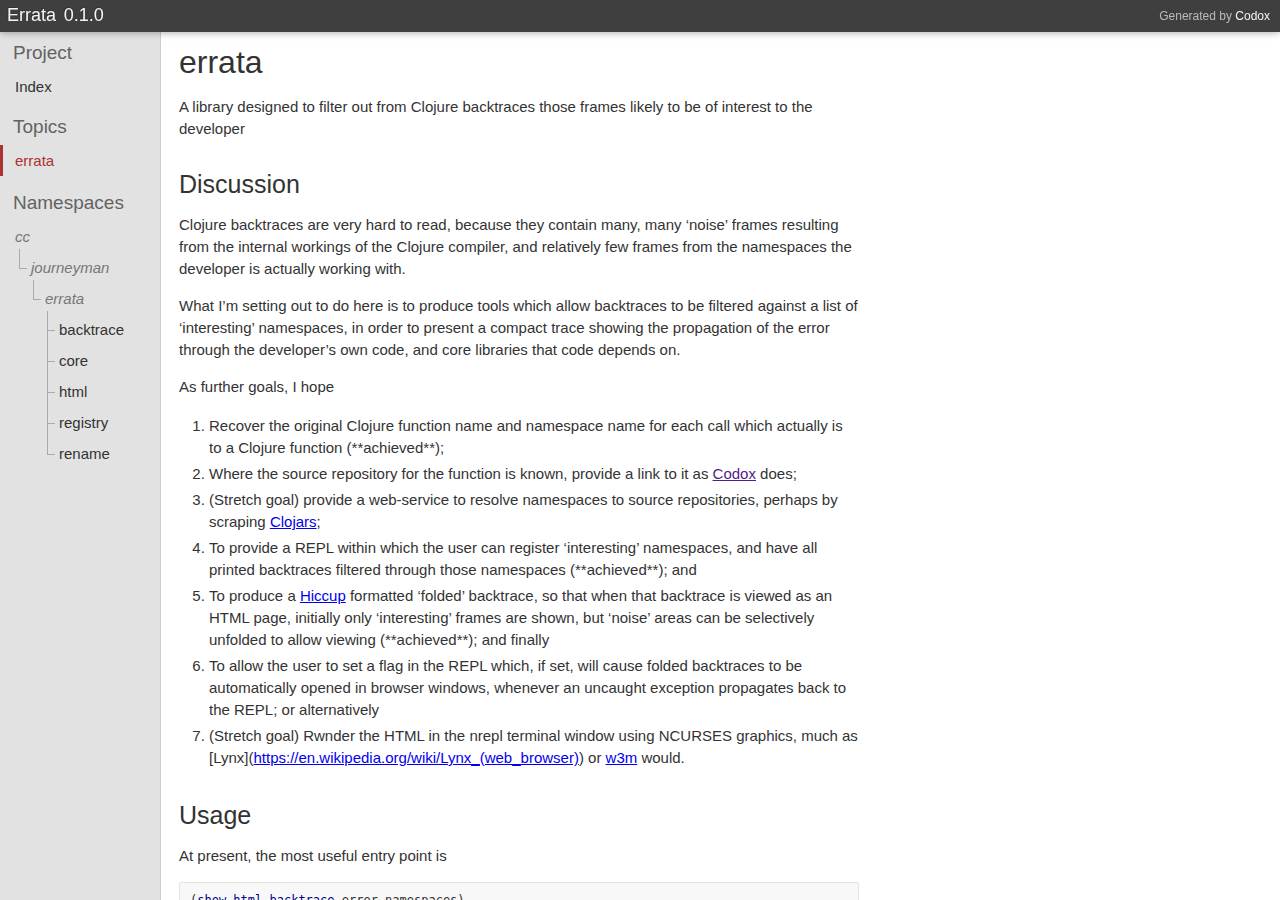
<file: docs/intro.html>
<!DOCTYPE html PUBLIC ""
    "">
<html><head><meta charset="UTF-8" /><title>errata</title><link rel="stylesheet" type="text/css" href="css/default.css" /><link rel="stylesheet" type="text/css" href="css/highlight.css" /><script type="text/javascript" src="js/highlight.min.js"></script><script type="text/javascript" src="js/jquery.min.js"></script><script type="text/javascript" src="js/page_effects.js"></script><script>hljs.initHighlightingOnLoad();</script></head><body><div id="header"><h2>Generated by <a href="https://github.com/weavejester/codox">Codox</a></h2><h1><a href="index.html"><span class="project-title"><span class="project-name">Errata</span> <span class="project-version">0.1.0</span></span></a></h1></div><div class="sidebar primary"><h3 class="no-link"><span class="inner">Project</span></h3><ul class="index-link"><li class="depth-1 "><a href="index.html"><div class="inner">Index</div></a></li></ul><h3 class="no-link"><span class="inner">Topics</span></h3><ul><li class="depth-1  current"><a href="intro.html"><div class="inner"><span>errata</span></div></a></li></ul><h3 class="no-link"><span class="inner">Namespaces</span></h3><ul><li class="depth-1"><div class="no-link"><div class="inner"><span class="tree"><span class="top"></span><span class="bottom"></span></span><span>cc</span></div></div></li><li class="depth-2"><div class="no-link"><div class="inner"><span class="tree"><span class="top"></span><span class="bottom"></span></span><span>journeyman</span></div></div></li><li class="depth-3"><div class="no-link"><div class="inner"><span class="tree"><span class="top"></span><span class="bottom"></span></span><span>errata</span></div></div></li><li class="depth-4 branch"><a href="cc.journeyman.errata.backtrace.html"><div class="inner"><span class="tree"><span class="top"></span><span class="bottom"></span></span><span>backtrace</span></div></a></li><li class="depth-4 branch"><a href="cc.journeyman.errata.core.html"><div class="inner"><span class="tree"><span class="top"></span><span class="bottom"></span></span><span>core</span></div></a></li><li class="depth-4 branch"><a href="cc.journeyman.errata.html.html"><div class="inner"><span class="tree"><span class="top"></span><span class="bottom"></span></span><span>html</span></div></a></li><li class="depth-4 branch"><a href="cc.journeyman.errata.registry.html"><div class="inner"><span class="tree"><span class="top"></span><span class="bottom"></span></span><span>registry</span></div></a></li><li class="depth-4"><a href="cc.journeyman.errata.rename.html"><div class="inner"><span class="tree"><span class="top"></span><span class="bottom"></span></span><span>rename</span></div></a></li></ul></div><div class="document" id="content"><div class="doc"><div class="markdown"><h1><a href="#errata" name="errata"></a>errata</h1>
<p>A library designed to filter out from Clojure backtraces those frames likely to be of interest to the developer</p>
<h2><a href="#discussion" name="discussion"></a>Discussion</h2>
<p>Clojure backtraces are very hard to read, because they contain many, many ‘noise’ frames resulting from the internal workings of the Clojure compiler, and relatively few frames from the namespaces the developer is actually working with.</p>
<p>What I’m setting out to do here is to produce tools which allow backtraces to be filtered against a list of ‘interesting’ namespaces, in order to present a compact trace showing the propagation of the error through the developer’s own code, and core libraries that code depends on.</p>
<p>As further goals, I hope</p>
<ol>
  <li>Recover the original Clojure function name and namespace name for each call which actually is to a Clojure function (**achieved**);</li>
  <li>Where the source repository for the function is known, provide a link to it as <a href="">Codox</a> does;</li>
  <li>(Stretch goal) provide a web-service to resolve namespaces to source repositories, perhaps by scraping <a href="https://clojars.org">Clojars</a>;</li>
  <li>To provide a REPL within which the user can register ‘interesting’ namespaces, and have all printed backtraces filtered through those namespaces (**achieved**); and</li>
  <li>To produce a <a href="https://github.com/weavejester/hiccup">Hiccup</a> formatted ‘folded’ backtrace, so that when that backtrace is viewed as an HTML page, initially only ‘interesting’ frames are shown, but ‘noise’ areas can be selectively unfolded to allow viewing (**achieved**); and finally</li>
  <li>To allow the user to set a flag in the REPL which, if set, will cause folded backtraces to be automatically opened in browser windows, whenever an uncaught exception propagates back to the REPL; or alternatively</li>
  <li>(Stretch goal) Rwnder the HTML in the nrepl terminal window using NCURSES graphics, much as [Lynx](<a href="https://en.wikipedia.org/wiki/Lynx_(web_browser)">https://en.wikipedia.org/wiki/Lynx_(web_browser)</a>) or <a href="http://w3m.sourceforge.net/">w3m</a> would.</li>
</ol>
<h2><a href="#usage" name="usage"></a>Usage</h2>
<p>At present, the most useful entry point is</p>
<pre><code class="clojure">(show-html-backtrace error namespaces)
(show-html-backtrace error)
(show-html-backtrace)

</code></pre>
<p>Example usage </p>
<pre><code class="clojure">(use 'cc.journeyman.errata.core)

;; an error to demonstrate with.
(def error 
  (try
    (/ 1 0)
    (catch Exception e e)))

;; you can explicitly pass both exception object and list of namespace names
(show-html-backtrace error ["nrepl.middleware"])

;; `namespaces` defaults to those namespace names registered as interesting,
;; so register one (or more)
(register-interesting-ns! "nrepl.middleware")
(show-html-backtrace error)

;; `error` defaults to the current value of `*e`, so this does exactly the same
;; as `(show-html-backtrace *e)`)`.
(show-html-backtrace)

;; you can also show error in the NREPL terminal.
;; you can explicitly pass both exception object and list of namespace names
(summarise-error error ["nrepl.middleware" "clojure.lang.Number"])

;; `namespaces` defaults to registered interesting namespaces, as before.
(register-interesting-ns! "clojure.lang.Number")
(summarise-error error)

;; `error` defaults to the current value of `*e`, so this does exactly the same
;; as `(summarise-error *e)`)`.
(summarise-error)

;; Finally, for convenience working in the REPL, `serr` is a shortcut for 
;; `summarise-error`
(serr)
</code></pre>
<h1><a href="#license" name="license"></a>License</h1>
<p>Copyright © 2021 Simon Brooke</p>
<p>This program and the accompanying materials are made available under the terms of the Eclipse Public License 2.0 which is available at <a href="http://www.eclipse.org/legal/epl-2.0">http://www.eclipse.org/legal/epl-2.0</a>.</p>
<p>This Source Code may also be made available under the following Secondary Licenses when the conditions for such availability set forth in the Eclipse Public License, v. 2.0 are satisfied: GNU General Public License as published by the Free Software Foundation, either version 2 of the License, or (at your option) any later version, with the GNU Classpath Exception which is available at <a href="https://www.gnu.org/software/classpath/license.html">https://www.gnu.org/software/classpath/license.html</a>.</p></div></div></div></body></html>
</file>
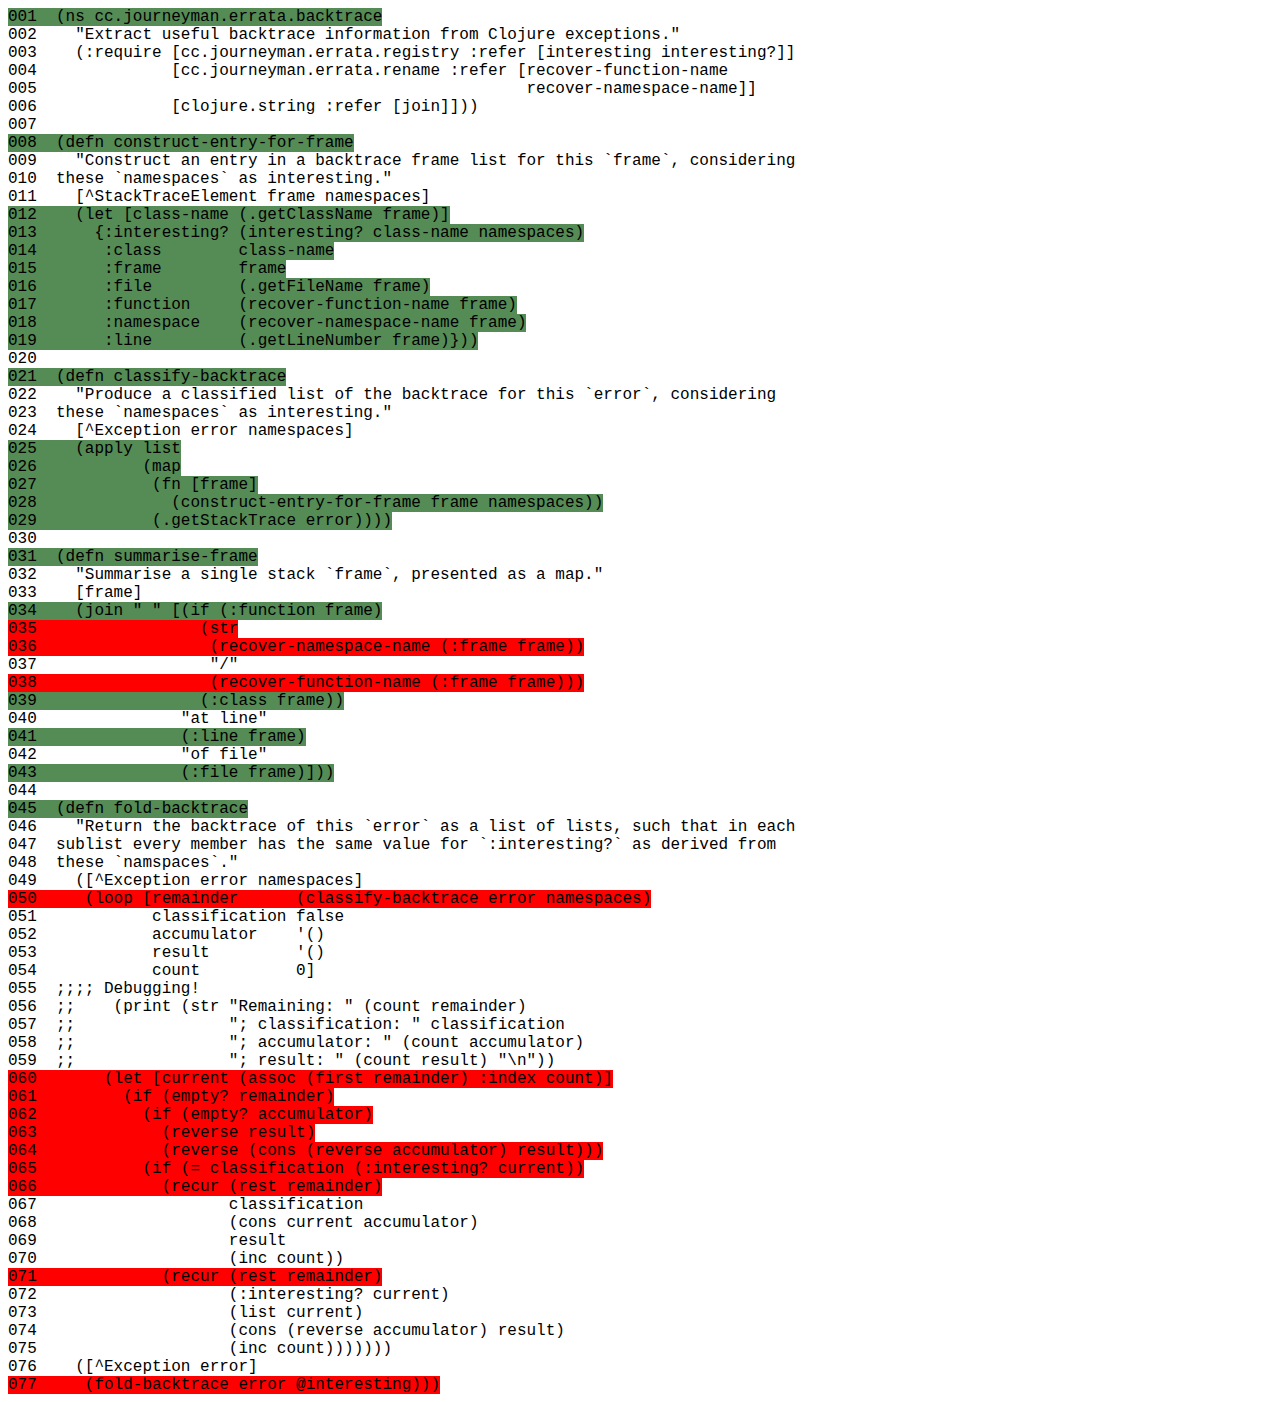
<file: docs/cloverage/cc/journeyman/errata/backtrace.clj.html>
<html>
 <head>
   <meta http-equiv="Content-Type" content="text/html; charset=utf-8">
  <link rel="stylesheet" href="../../../coverage.css"/>  <title> cc/journeyman/errata/backtrace.clj </title>
 </head>
 <body>
<span class="covered" title="1 out of 1 forms covered">
                001&nbsp;&nbsp;(ns&nbsp;cc.journeyman.errata.backtrace
                </span><br/>
<span class="not-tracked" title="0 out of 0 forms covered">
                002&nbsp;&nbsp;&nbsp;&nbsp;&quot;Extract&nbsp;useful&nbsp;backtrace&nbsp;information&nbsp;from&nbsp;Clojure&nbsp;exceptions.&quot;
                </span><br/>
<span class="not-tracked" title="0 out of 0 forms covered">
                003&nbsp;&nbsp;&nbsp;&nbsp;(:require&nbsp;[cc.journeyman.errata.registry&nbsp;:refer&nbsp;[interesting&nbsp;interesting?]]
                </span><br/>
<span class="not-tracked" title="0 out of 0 forms covered">
                004&nbsp;&nbsp;&nbsp;&nbsp;&nbsp;&nbsp;&nbsp;&nbsp;&nbsp;&nbsp;&nbsp;&nbsp;&nbsp;&nbsp;[cc.journeyman.errata.rename&nbsp;:refer&nbsp;[recover-function-name
                </span><br/>
<span class="not-tracked" title="0 out of 0 forms covered">
                005&nbsp;&nbsp;&nbsp;&nbsp;&nbsp;&nbsp;&nbsp;&nbsp;&nbsp;&nbsp;&nbsp;&nbsp;&nbsp;&nbsp;&nbsp;&nbsp;&nbsp;&nbsp;&nbsp;&nbsp;&nbsp;&nbsp;&nbsp;&nbsp;&nbsp;&nbsp;&nbsp;&nbsp;&nbsp;&nbsp;&nbsp;&nbsp;&nbsp;&nbsp;&nbsp;&nbsp;&nbsp;&nbsp;&nbsp;&nbsp;&nbsp;&nbsp;&nbsp;&nbsp;&nbsp;&nbsp;&nbsp;&nbsp;&nbsp;&nbsp;&nbsp;recover-namespace-name]]
                </span><br/>
<span class="not-tracked" title="0 out of 0 forms covered">
                006&nbsp;&nbsp;&nbsp;&nbsp;&nbsp;&nbsp;&nbsp;&nbsp;&nbsp;&nbsp;&nbsp;&nbsp;&nbsp;&nbsp;[clojure.string&nbsp;:refer&nbsp;[join]]))
                </span><br/>
<span class="blank" title="0 out of 0 forms covered">
                007&nbsp;&nbsp;
                </span><br/>
<span class="covered" title="1 out of 1 forms covered">
                008&nbsp;&nbsp;(defn&nbsp;construct-entry-for-frame
                </span><br/>
<span class="not-tracked" title="0 out of 0 forms covered">
                009&nbsp;&nbsp;&nbsp;&nbsp;&quot;Construct&nbsp;an&nbsp;entry&nbsp;in&nbsp;a&nbsp;backtrace&nbsp;frame&nbsp;list&nbsp;for&nbsp;this&nbsp;`frame`,&nbsp;considering
                </span><br/>
<span class="not-tracked" title="0 out of 0 forms covered">
                010&nbsp;&nbsp;these&nbsp;`namespaces`&nbsp;as&nbsp;interesting.&quot;
                </span><br/>
<span class="not-tracked" title="0 out of 0 forms covered">
                011&nbsp;&nbsp;&nbsp;&nbsp;[^StackTraceElement&nbsp;frame&nbsp;namespaces]
                </span><br/>
<span class="covered" title="2 out of 2 forms covered">
                012&nbsp;&nbsp;&nbsp;&nbsp;(let&nbsp;[class-name&nbsp;(.getClassName&nbsp;frame)]
                </span><br/>
<span class="covered" title="12 out of 12 forms covered">
                013&nbsp;&nbsp;&nbsp;&nbsp;&nbsp;&nbsp;{:interesting?&nbsp;(interesting?&nbsp;class-name&nbsp;namespaces)
                </span><br/>
<span class="covered" title="1 out of 1 forms covered">
                014&nbsp;&nbsp;&nbsp;&nbsp;&nbsp;&nbsp;&nbsp;:class&nbsp;&nbsp;&nbsp;&nbsp;&nbsp;&nbsp;&nbsp;&nbsp;class-name
                </span><br/>
<span class="covered" title="1 out of 1 forms covered">
                015&nbsp;&nbsp;&nbsp;&nbsp;&nbsp;&nbsp;&nbsp;:frame&nbsp;&nbsp;&nbsp;&nbsp;&nbsp;&nbsp;&nbsp;&nbsp;frame
                </span><br/>
<span class="covered" title="1 out of 1 forms covered">
                016&nbsp;&nbsp;&nbsp;&nbsp;&nbsp;&nbsp;&nbsp;:file&nbsp;&nbsp;&nbsp;&nbsp;&nbsp;&nbsp;&nbsp;&nbsp;&nbsp;(.getFileName&nbsp;frame)
                </span><br/>
<span class="covered" title="3 out of 3 forms covered">
                017&nbsp;&nbsp;&nbsp;&nbsp;&nbsp;&nbsp;&nbsp;:function&nbsp;&nbsp;&nbsp;&nbsp;&nbsp;(recover-function-name&nbsp;frame)
                </span><br/>
<span class="covered" title="3 out of 3 forms covered">
                018&nbsp;&nbsp;&nbsp;&nbsp;&nbsp;&nbsp;&nbsp;:namespace&nbsp;&nbsp;&nbsp;&nbsp;(recover-namespace-name&nbsp;frame)
                </span><br/>
<span class="covered" title="1 out of 1 forms covered">
                019&nbsp;&nbsp;&nbsp;&nbsp;&nbsp;&nbsp;&nbsp;:line&nbsp;&nbsp;&nbsp;&nbsp;&nbsp;&nbsp;&nbsp;&nbsp;&nbsp;(.getLineNumber&nbsp;frame)}))
                </span><br/>
<span class="blank" title="0 out of 0 forms covered">
                020&nbsp;&nbsp;
                </span><br/>
<span class="covered" title="1 out of 1 forms covered">
                021&nbsp;&nbsp;(defn&nbsp;classify-backtrace
                </span><br/>
<span class="not-tracked" title="0 out of 0 forms covered">
                022&nbsp;&nbsp;&nbsp;&nbsp;&quot;Produce&nbsp;a&nbsp;classified&nbsp;list&nbsp;of&nbsp;the&nbsp;backtrace&nbsp;for&nbsp;this&nbsp;`error`,&nbsp;considering&nbsp;
                </span><br/>
<span class="not-tracked" title="0 out of 0 forms covered">
                023&nbsp;&nbsp;these&nbsp;`namespaces`&nbsp;as&nbsp;interesting.&quot;
                </span><br/>
<span class="not-tracked" title="0 out of 0 forms covered">
                024&nbsp;&nbsp;&nbsp;&nbsp;[^Exception&nbsp;error&nbsp;namespaces]
                </span><br/>
<span class="covered" title="3 out of 3 forms covered">
                025&nbsp;&nbsp;&nbsp;&nbsp;(apply&nbsp;list
                </span><br/>
<span class="covered" title="2 out of 2 forms covered">
                026&nbsp;&nbsp;&nbsp;&nbsp;&nbsp;&nbsp;&nbsp;&nbsp;&nbsp;&nbsp;&nbsp;(map
                </span><br/>
<span class="covered" title="1 out of 1 forms covered">
                027&nbsp;&nbsp;&nbsp;&nbsp;&nbsp;&nbsp;&nbsp;&nbsp;&nbsp;&nbsp;&nbsp;&nbsp;(fn&nbsp;[frame]
                </span><br/>
<span class="covered" title="4 out of 4 forms covered">
                028&nbsp;&nbsp;&nbsp;&nbsp;&nbsp;&nbsp;&nbsp;&nbsp;&nbsp;&nbsp;&nbsp;&nbsp;&nbsp;&nbsp;(construct-entry-for-frame&nbsp;frame&nbsp;namespaces))
                </span><br/>
<span class="covered" title="1 out of 1 forms covered">
                029&nbsp;&nbsp;&nbsp;&nbsp;&nbsp;&nbsp;&nbsp;&nbsp;&nbsp;&nbsp;&nbsp;&nbsp;(.getStackTrace&nbsp;error))))
                </span><br/>
<span class="blank" title="0 out of 0 forms covered">
                030&nbsp;&nbsp;
                </span><br/>
<span class="covered" title="1 out of 1 forms covered">
                031&nbsp;&nbsp;(defn&nbsp;summarise-frame
                </span><br/>
<span class="not-tracked" title="0 out of 0 forms covered">
                032&nbsp;&nbsp;&nbsp;&nbsp;&quot;Summarise&nbsp;a&nbsp;single&nbsp;stack&nbsp;`frame`,&nbsp;presented&nbsp;as&nbsp;a&nbsp;map.&quot;
                </span><br/>
<span class="not-tracked" title="0 out of 0 forms covered">
                033&nbsp;&nbsp;&nbsp;&nbsp;[frame]
                </span><br/>
<span class="covered" title="10 out of 10 forms covered">
                034&nbsp;&nbsp;&nbsp;&nbsp;(join&nbsp;&quot;&nbsp;&quot;&nbsp;[(if&nbsp;(:function&nbsp;frame)
                </span><br/>
<span class="not-covered" title="0 out of 3 forms covered">
                035&nbsp;&nbsp;&nbsp;&nbsp;&nbsp;&nbsp;&nbsp;&nbsp;&nbsp;&nbsp;&nbsp;&nbsp;&nbsp;&nbsp;&nbsp;&nbsp;&nbsp;(str
                </span><br/>
<span class="not-covered" title="0 out of 5 forms covered">
                036&nbsp;&nbsp;&nbsp;&nbsp;&nbsp;&nbsp;&nbsp;&nbsp;&nbsp;&nbsp;&nbsp;&nbsp;&nbsp;&nbsp;&nbsp;&nbsp;&nbsp;&nbsp;(recover-namespace-name&nbsp;(:frame&nbsp;frame))
                </span><br/>
<span class="not-tracked" title="0 out of 0 forms covered">
                037&nbsp;&nbsp;&nbsp;&nbsp;&nbsp;&nbsp;&nbsp;&nbsp;&nbsp;&nbsp;&nbsp;&nbsp;&nbsp;&nbsp;&nbsp;&nbsp;&nbsp;&nbsp;&quot;&#x2F;&quot;
                </span><br/>
<span class="not-covered" title="0 out of 5 forms covered">
                038&nbsp;&nbsp;&nbsp;&nbsp;&nbsp;&nbsp;&nbsp;&nbsp;&nbsp;&nbsp;&nbsp;&nbsp;&nbsp;&nbsp;&nbsp;&nbsp;&nbsp;&nbsp;(recover-function-name&nbsp;(:frame&nbsp;frame)))
                </span><br/>
<span class="covered" title="3 out of 3 forms covered">
                039&nbsp;&nbsp;&nbsp;&nbsp;&nbsp;&nbsp;&nbsp;&nbsp;&nbsp;&nbsp;&nbsp;&nbsp;&nbsp;&nbsp;&nbsp;&nbsp;&nbsp;(:class&nbsp;frame))
                </span><br/>
<span class="not-tracked" title="0 out of 0 forms covered">
                040&nbsp;&nbsp;&nbsp;&nbsp;&nbsp;&nbsp;&nbsp;&nbsp;&nbsp;&nbsp;&nbsp;&nbsp;&nbsp;&nbsp;&nbsp;&quot;at&nbsp;line&quot;
                </span><br/>
<span class="covered" title="3 out of 3 forms covered">
                041&nbsp;&nbsp;&nbsp;&nbsp;&nbsp;&nbsp;&nbsp;&nbsp;&nbsp;&nbsp;&nbsp;&nbsp;&nbsp;&nbsp;&nbsp;(:line&nbsp;frame)
                </span><br/>
<span class="not-tracked" title="0 out of 0 forms covered">
                042&nbsp;&nbsp;&nbsp;&nbsp;&nbsp;&nbsp;&nbsp;&nbsp;&nbsp;&nbsp;&nbsp;&nbsp;&nbsp;&nbsp;&nbsp;&quot;of&nbsp;file&quot;
                </span><br/>
<span class="covered" title="3 out of 3 forms covered">
                043&nbsp;&nbsp;&nbsp;&nbsp;&nbsp;&nbsp;&nbsp;&nbsp;&nbsp;&nbsp;&nbsp;&nbsp;&nbsp;&nbsp;&nbsp;(:file&nbsp;frame)]))
                </span><br/>
<span class="blank" title="0 out of 0 forms covered">
                044&nbsp;&nbsp;
                </span><br/>
<span class="covered" title="1 out of 1 forms covered">
                045&nbsp;&nbsp;(defn&nbsp;fold-backtrace
                </span><br/>
<span class="not-tracked" title="0 out of 0 forms covered">
                046&nbsp;&nbsp;&nbsp;&nbsp;&quot;Return&nbsp;the&nbsp;backtrace&nbsp;of&nbsp;this&nbsp;`error`&nbsp;as&nbsp;a&nbsp;list&nbsp;of&nbsp;lists,&nbsp;such&nbsp;that&nbsp;in&nbsp;each
                </span><br/>
<span class="not-tracked" title="0 out of 0 forms covered">
                047&nbsp;&nbsp;sublist&nbsp;every&nbsp;member&nbsp;has&nbsp;the&nbsp;same&nbsp;value&nbsp;for&nbsp;`:interesting?`&nbsp;as&nbsp;derived&nbsp;from&nbsp;
                </span><br/>
<span class="not-tracked" title="0 out of 0 forms covered">
                048&nbsp;&nbsp;these&nbsp;`namspaces`.&quot;
                </span><br/>
<span class="not-tracked" title="0 out of 0 forms covered">
                049&nbsp;&nbsp;&nbsp;&nbsp;([^Exception&nbsp;error&nbsp;namespaces]
                </span><br/>
<span class="not-covered" title="0 out of 9 forms covered">
                050&nbsp;&nbsp;&nbsp;&nbsp;&nbsp;(loop&nbsp;[remainder&nbsp;&nbsp;&nbsp;&nbsp;&nbsp;&nbsp;(classify-backtrace&nbsp;error&nbsp;namespaces)
                </span><br/>
<span class="not-tracked" title="0 out of 0 forms covered">
                051&nbsp;&nbsp;&nbsp;&nbsp;&nbsp;&nbsp;&nbsp;&nbsp;&nbsp;&nbsp;&nbsp;&nbsp;classification&nbsp;false
                </span><br/>
<span class="not-tracked" title="0 out of 0 forms covered">
                052&nbsp;&nbsp;&nbsp;&nbsp;&nbsp;&nbsp;&nbsp;&nbsp;&nbsp;&nbsp;&nbsp;&nbsp;accumulator&nbsp;&nbsp;&nbsp;&nbsp;&#x27;()
                </span><br/>
<span class="not-tracked" title="0 out of 0 forms covered">
                053&nbsp;&nbsp;&nbsp;&nbsp;&nbsp;&nbsp;&nbsp;&nbsp;&nbsp;&nbsp;&nbsp;&nbsp;result&nbsp;&nbsp;&nbsp;&nbsp;&nbsp;&nbsp;&nbsp;&nbsp;&nbsp;&#x27;()
                </span><br/>
<span class="not-tracked" title="0 out of 0 forms covered">
                054&nbsp;&nbsp;&nbsp;&nbsp;&nbsp;&nbsp;&nbsp;&nbsp;&nbsp;&nbsp;&nbsp;&nbsp;count&nbsp;&nbsp;&nbsp;&nbsp;&nbsp;&nbsp;&nbsp;&nbsp;&nbsp;&nbsp;0]
                </span><br/>
<span class="not-tracked" title="0 out of 0 forms covered">
                055&nbsp;&nbsp;;;;;&nbsp;Debugging!&nbsp;
                </span><br/>
<span class="not-tracked" title="0 out of 0 forms covered">
                056&nbsp;&nbsp;;;&nbsp;&nbsp;&nbsp;&nbsp;(print&nbsp;(str&nbsp;&quot;Remaining:&nbsp;&quot;&nbsp;(count&nbsp;remainder)
                </span><br/>
<span class="not-tracked" title="0 out of 0 forms covered">
                057&nbsp;&nbsp;;;&nbsp;&nbsp;&nbsp;&nbsp;&nbsp;&nbsp;&nbsp;&nbsp;&nbsp;&nbsp;&nbsp;&nbsp;&nbsp;&nbsp;&nbsp;&nbsp;&quot;;&nbsp;classification:&nbsp;&quot;&nbsp;classification
                </span><br/>
<span class="not-tracked" title="0 out of 0 forms covered">
                058&nbsp;&nbsp;;;&nbsp;&nbsp;&nbsp;&nbsp;&nbsp;&nbsp;&nbsp;&nbsp;&nbsp;&nbsp;&nbsp;&nbsp;&nbsp;&nbsp;&nbsp;&nbsp;&quot;;&nbsp;accumulator:&nbsp;&quot;&nbsp;(count&nbsp;accumulator)
                </span><br/>
<span class="not-tracked" title="0 out of 0 forms covered">
                059&nbsp;&nbsp;;;&nbsp;&nbsp;&nbsp;&nbsp;&nbsp;&nbsp;&nbsp;&nbsp;&nbsp;&nbsp;&nbsp;&nbsp;&nbsp;&nbsp;&nbsp;&nbsp;&quot;;&nbsp;result:&nbsp;&quot;&nbsp;(count&nbsp;result)&nbsp;&quot;\n&quot;))
                </span><br/>
<span class="not-covered" title="0 out of 8 forms covered">
                060&nbsp;&nbsp;&nbsp;&nbsp;&nbsp;&nbsp;&nbsp;(let&nbsp;[current&nbsp;(assoc&nbsp;(first&nbsp;remainder)&nbsp;:index&nbsp;count)]
                </span><br/>
<span class="not-covered" title="0 out of 4 forms covered">
                061&nbsp;&nbsp;&nbsp;&nbsp;&nbsp;&nbsp;&nbsp;&nbsp;&nbsp;(if&nbsp;(empty?&nbsp;remainder)
                </span><br/>
<span class="not-covered" title="0 out of 4 forms covered">
                062&nbsp;&nbsp;&nbsp;&nbsp;&nbsp;&nbsp;&nbsp;&nbsp;&nbsp;&nbsp;&nbsp;(if&nbsp;(empty?&nbsp;accumulator)
                </span><br/>
<span class="not-covered" title="0 out of 3 forms covered">
                063&nbsp;&nbsp;&nbsp;&nbsp;&nbsp;&nbsp;&nbsp;&nbsp;&nbsp;&nbsp;&nbsp;&nbsp;&nbsp;(reverse&nbsp;result)
                </span><br/>
<span class="not-covered" title="0 out of 8 forms covered">
                064&nbsp;&nbsp;&nbsp;&nbsp;&nbsp;&nbsp;&nbsp;&nbsp;&nbsp;&nbsp;&nbsp;&nbsp;&nbsp;(reverse&nbsp;(cons&nbsp;(reverse&nbsp;accumulator)&nbsp;result)))
                </span><br/>
<span class="not-covered" title="0 out of 6 forms covered">
                065&nbsp;&nbsp;&nbsp;&nbsp;&nbsp;&nbsp;&nbsp;&nbsp;&nbsp;&nbsp;&nbsp;(if&nbsp;(=&nbsp;classification&nbsp;(:interesting?&nbsp;current))
                </span><br/>
<span class="not-covered" title="0 out of 1 forms covered">
                066&nbsp;&nbsp;&nbsp;&nbsp;&nbsp;&nbsp;&nbsp;&nbsp;&nbsp;&nbsp;&nbsp;&nbsp;&nbsp;(recur&nbsp;(rest&nbsp;remainder)
                </span><br/>
<span class="not-tracked" title="0 out of 0 forms covered">
                067&nbsp;&nbsp;&nbsp;&nbsp;&nbsp;&nbsp;&nbsp;&nbsp;&nbsp;&nbsp;&nbsp;&nbsp;&nbsp;&nbsp;&nbsp;&nbsp;&nbsp;&nbsp;&nbsp;&nbsp;classification
                </span><br/>
<span class="not-tracked" title="0 out of 0 forms covered">
                068&nbsp;&nbsp;&nbsp;&nbsp;&nbsp;&nbsp;&nbsp;&nbsp;&nbsp;&nbsp;&nbsp;&nbsp;&nbsp;&nbsp;&nbsp;&nbsp;&nbsp;&nbsp;&nbsp;&nbsp;(cons&nbsp;current&nbsp;accumulator)
                </span><br/>
<span class="not-tracked" title="0 out of 0 forms covered">
                069&nbsp;&nbsp;&nbsp;&nbsp;&nbsp;&nbsp;&nbsp;&nbsp;&nbsp;&nbsp;&nbsp;&nbsp;&nbsp;&nbsp;&nbsp;&nbsp;&nbsp;&nbsp;&nbsp;&nbsp;result
                </span><br/>
<span class="not-tracked" title="0 out of 0 forms covered">
                070&nbsp;&nbsp;&nbsp;&nbsp;&nbsp;&nbsp;&nbsp;&nbsp;&nbsp;&nbsp;&nbsp;&nbsp;&nbsp;&nbsp;&nbsp;&nbsp;&nbsp;&nbsp;&nbsp;&nbsp;(inc&nbsp;count))
                </span><br/>
<span class="not-covered" title="0 out of 1 forms covered">
                071&nbsp;&nbsp;&nbsp;&nbsp;&nbsp;&nbsp;&nbsp;&nbsp;&nbsp;&nbsp;&nbsp;&nbsp;&nbsp;(recur&nbsp;(rest&nbsp;remainder)
                </span><br/>
<span class="not-tracked" title="0 out of 0 forms covered">
                072&nbsp;&nbsp;&nbsp;&nbsp;&nbsp;&nbsp;&nbsp;&nbsp;&nbsp;&nbsp;&nbsp;&nbsp;&nbsp;&nbsp;&nbsp;&nbsp;&nbsp;&nbsp;&nbsp;&nbsp;(:interesting?&nbsp;current)
                </span><br/>
<span class="not-tracked" title="0 out of 0 forms covered">
                073&nbsp;&nbsp;&nbsp;&nbsp;&nbsp;&nbsp;&nbsp;&nbsp;&nbsp;&nbsp;&nbsp;&nbsp;&nbsp;&nbsp;&nbsp;&nbsp;&nbsp;&nbsp;&nbsp;&nbsp;(list&nbsp;current)
                </span><br/>
<span class="not-tracked" title="0 out of 0 forms covered">
                074&nbsp;&nbsp;&nbsp;&nbsp;&nbsp;&nbsp;&nbsp;&nbsp;&nbsp;&nbsp;&nbsp;&nbsp;&nbsp;&nbsp;&nbsp;&nbsp;&nbsp;&nbsp;&nbsp;&nbsp;(cons&nbsp;(reverse&nbsp;accumulator)&nbsp;result)
                </span><br/>
<span class="not-tracked" title="0 out of 0 forms covered">
                075&nbsp;&nbsp;&nbsp;&nbsp;&nbsp;&nbsp;&nbsp;&nbsp;&nbsp;&nbsp;&nbsp;&nbsp;&nbsp;&nbsp;&nbsp;&nbsp;&nbsp;&nbsp;&nbsp;&nbsp;(inc&nbsp;count)))))))
                </span><br/>
<span class="not-tracked" title="0 out of 0 forms covered">
                076&nbsp;&nbsp;&nbsp;&nbsp;([^Exception&nbsp;error]&nbsp;
                </span><br/>
<span class="not-covered" title="0 out of 6 forms covered">
                077&nbsp;&nbsp;&nbsp;&nbsp;&nbsp;(fold-backtrace&nbsp;error&nbsp;@interesting)))
                </span><br/>
 </body>
</html>
</file>
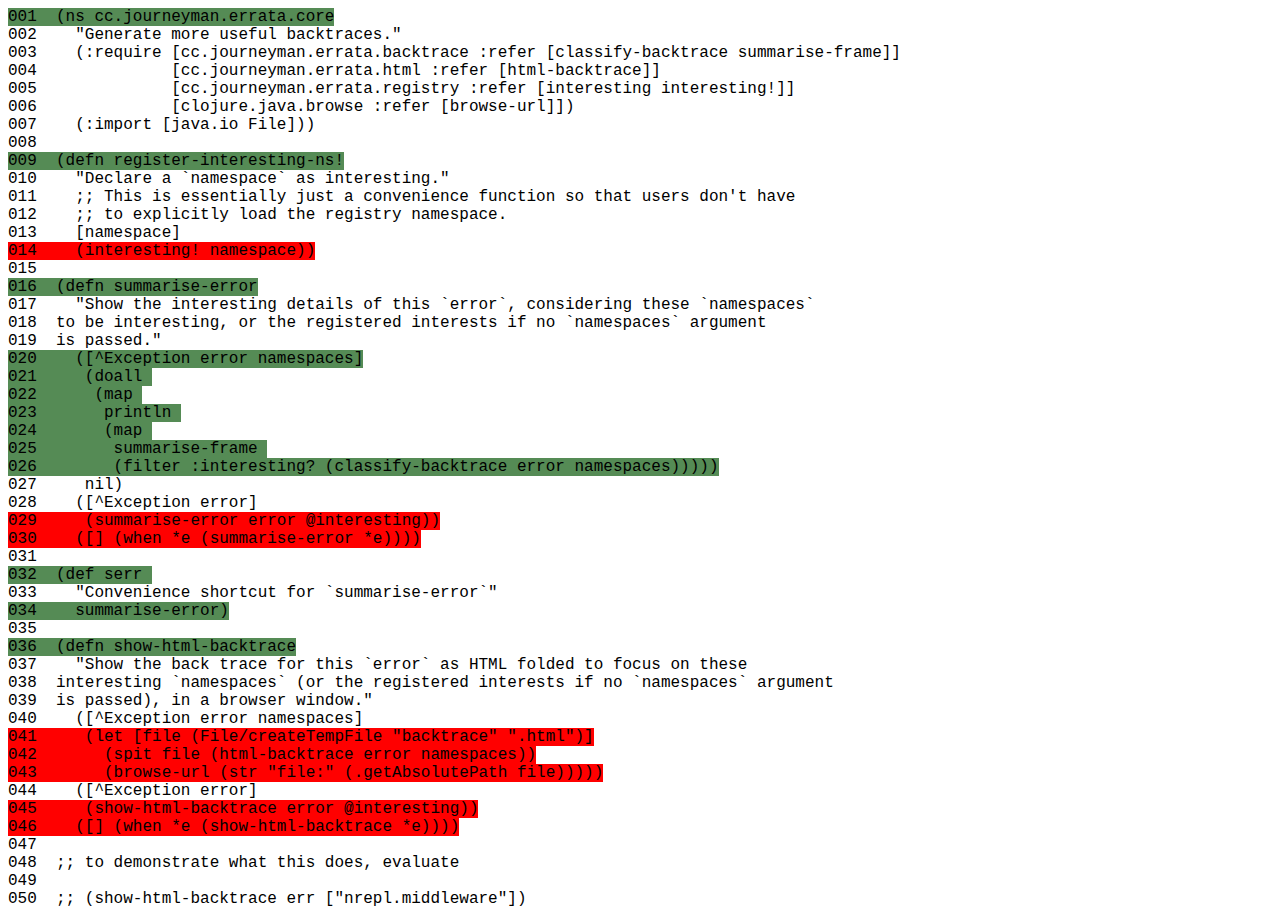
<file: docs/cloverage/cc/journeyman/errata/core.clj.html>
<html>
 <head>
   <meta http-equiv="Content-Type" content="text/html; charset=utf-8">
  <link rel="stylesheet" href="../../../coverage.css"/>  <title> cc/journeyman/errata/core.clj </title>
 </head>
 <body>
<span class="covered" title="1 out of 1 forms covered">
                001&nbsp;&nbsp;(ns&nbsp;cc.journeyman.errata.core
                </span><br/>
<span class="not-tracked" title="0 out of 0 forms covered">
                002&nbsp;&nbsp;&nbsp;&nbsp;&quot;Generate&nbsp;more&nbsp;useful&nbsp;backtraces.&quot;
                </span><br/>
<span class="not-tracked" title="0 out of 0 forms covered">
                003&nbsp;&nbsp;&nbsp;&nbsp;(:require&nbsp;[cc.journeyman.errata.backtrace&nbsp;:refer&nbsp;[classify-backtrace&nbsp;summarise-frame]]
                </span><br/>
<span class="not-tracked" title="0 out of 0 forms covered">
                004&nbsp;&nbsp;&nbsp;&nbsp;&nbsp;&nbsp;&nbsp;&nbsp;&nbsp;&nbsp;&nbsp;&nbsp;&nbsp;&nbsp;[cc.journeyman.errata.html&nbsp;:refer&nbsp;[html-backtrace]]
                </span><br/>
<span class="not-tracked" title="0 out of 0 forms covered">
                005&nbsp;&nbsp;&nbsp;&nbsp;&nbsp;&nbsp;&nbsp;&nbsp;&nbsp;&nbsp;&nbsp;&nbsp;&nbsp;&nbsp;[cc.journeyman.errata.registry&nbsp;:refer&nbsp;[interesting&nbsp;interesting!]]
                </span><br/>
<span class="not-tracked" title="0 out of 0 forms covered">
                006&nbsp;&nbsp;&nbsp;&nbsp;&nbsp;&nbsp;&nbsp;&nbsp;&nbsp;&nbsp;&nbsp;&nbsp;&nbsp;&nbsp;[clojure.java.browse&nbsp;:refer&nbsp;[browse-url]])
                </span><br/>
<span class="not-tracked" title="0 out of 0 forms covered">
                007&nbsp;&nbsp;&nbsp;&nbsp;(:import&nbsp;[java.io&nbsp;File]))
                </span><br/>
<span class="blank" title="0 out of 0 forms covered">
                008&nbsp;&nbsp;
                </span><br/>
<span class="covered" title="1 out of 1 forms covered">
                009&nbsp;&nbsp;(defn&nbsp;register-interesting-ns!
                </span><br/>
<span class="not-tracked" title="0 out of 0 forms covered">
                010&nbsp;&nbsp;&nbsp;&nbsp;&quot;Declare&nbsp;a&nbsp;`namespace`&nbsp;as&nbsp;interesting.&quot;
                </span><br/>
<span class="not-tracked" title="0 out of 0 forms covered">
                011&nbsp;&nbsp;&nbsp;&nbsp;;;&nbsp;This&nbsp;is&nbsp;essentially&nbsp;just&nbsp;a&nbsp;convenience&nbsp;function&nbsp;so&nbsp;that&nbsp;users&nbsp;don&#x27;t&nbsp;have
                </span><br/>
<span class="not-tracked" title="0 out of 0 forms covered">
                012&nbsp;&nbsp;&nbsp;&nbsp;;;&nbsp;to&nbsp;explicitly&nbsp;load&nbsp;the&nbsp;registry&nbsp;namespace.
                </span><br/>
<span class="not-tracked" title="0 out of 0 forms covered">
                013&nbsp;&nbsp;&nbsp;&nbsp;[namespace]
                </span><br/>
<span class="not-covered" title="0 out of 3 forms covered">
                014&nbsp;&nbsp;&nbsp;&nbsp;(interesting!&nbsp;namespace))
                </span><br/>
<span class="blank" title="0 out of 0 forms covered">
                015&nbsp;&nbsp;
                </span><br/>
<span class="covered" title="1 out of 1 forms covered">
                016&nbsp;&nbsp;(defn&nbsp;summarise-error
                </span><br/>
<span class="not-tracked" title="0 out of 0 forms covered">
                017&nbsp;&nbsp;&nbsp;&nbsp;&quot;Show&nbsp;the&nbsp;interesting&nbsp;details&nbsp;of&nbsp;this&nbsp;`error`,&nbsp;considering&nbsp;these&nbsp;`namespaces`
                </span><br/>
<span class="not-tracked" title="0 out of 0 forms covered">
                018&nbsp;&nbsp;to&nbsp;be&nbsp;interesting,&nbsp;or&nbsp;the&nbsp;registered&nbsp;interests&nbsp;if&nbsp;no&nbsp;`namespaces`&nbsp;argument&nbsp;
                </span><br/>
<span class="not-tracked" title="0 out of 0 forms covered">
                019&nbsp;&nbsp;is&nbsp;passed.&quot;
                </span><br/>
<span class="covered" title="1 out of 1 forms covered">
                020&nbsp;&nbsp;&nbsp;&nbsp;([^Exception&nbsp;error&nbsp;namespaces]
                </span><br/>
<span class="covered" title="2 out of 2 forms covered">
                021&nbsp;&nbsp;&nbsp;&nbsp;&nbsp;(doall&nbsp;
                </span><br/>
<span class="covered" title="2 out of 2 forms covered">
                022&nbsp;&nbsp;&nbsp;&nbsp;&nbsp;&nbsp;(map&nbsp;
                </span><br/>
<span class="covered" title="1 out of 1 forms covered">
                023&nbsp;&nbsp;&nbsp;&nbsp;&nbsp;&nbsp;&nbsp;println&nbsp;
                </span><br/>
<span class="covered" title="2 out of 2 forms covered">
                024&nbsp;&nbsp;&nbsp;&nbsp;&nbsp;&nbsp;&nbsp;(map&nbsp;
                </span><br/>
<span class="covered" title="1 out of 1 forms covered">
                025&nbsp;&nbsp;&nbsp;&nbsp;&nbsp;&nbsp;&nbsp;&nbsp;summarise-frame&nbsp;
                </span><br/>
<span class="covered" title="7 out of 7 forms covered">
                026&nbsp;&nbsp;&nbsp;&nbsp;&nbsp;&nbsp;&nbsp;&nbsp;(filter&nbsp;:interesting?&nbsp;(classify-backtrace&nbsp;error&nbsp;namespaces)))))
                </span><br/>
<span class="not-tracked" title="0 out of 0 forms covered">
                027&nbsp;&nbsp;&nbsp;&nbsp;&nbsp;nil)
                </span><br/>
<span class="not-tracked" title="0 out of 0 forms covered">
                028&nbsp;&nbsp;&nbsp;&nbsp;([^Exception&nbsp;error]
                </span><br/>
<span class="not-covered" title="0 out of 6 forms covered">
                029&nbsp;&nbsp;&nbsp;&nbsp;&nbsp;(summarise-error&nbsp;error&nbsp;@interesting))
                </span><br/>
<span class="not-covered" title="0 out of 6 forms covered">
                030&nbsp;&nbsp;&nbsp;&nbsp;([]&nbsp;(when&nbsp;*e&nbsp;(summarise-error&nbsp;*e))))
                </span><br/>
<span class="blank" title="0 out of 0 forms covered">
                031&nbsp;&nbsp;
                </span><br/>
<span class="covered" title="1 out of 1 forms covered">
                032&nbsp;&nbsp;(def&nbsp;serr&nbsp;
                </span><br/>
<span class="not-tracked" title="0 out of 0 forms covered">
                033&nbsp;&nbsp;&nbsp;&nbsp;&quot;Convenience&nbsp;shortcut&nbsp;for&nbsp;`summarise-error`&quot;
                </span><br/>
<span class="covered" title="1 out of 1 forms covered">
                034&nbsp;&nbsp;&nbsp;&nbsp;summarise-error)
                </span><br/>
<span class="blank" title="0 out of 0 forms covered">
                035&nbsp;&nbsp;
                </span><br/>
<span class="covered" title="1 out of 1 forms covered">
                036&nbsp;&nbsp;(defn&nbsp;show-html-backtrace
                </span><br/>
<span class="not-tracked" title="0 out of 0 forms covered">
                037&nbsp;&nbsp;&nbsp;&nbsp;&quot;Show&nbsp;the&nbsp;back&nbsp;trace&nbsp;for&nbsp;this&nbsp;`error`&nbsp;as&nbsp;HTML&nbsp;folded&nbsp;to&nbsp;focus&nbsp;on&nbsp;these
                </span><br/>
<span class="not-tracked" title="0 out of 0 forms covered">
                038&nbsp;&nbsp;interesting&nbsp;`namespaces`&nbsp;(or&nbsp;the&nbsp;registered&nbsp;interests&nbsp;if&nbsp;no&nbsp;`namespaces`&nbsp;argument
                </span><br/>
<span class="not-tracked" title="0 out of 0 forms covered">
                039&nbsp;&nbsp;is&nbsp;passed),&nbsp;in&nbsp;a&nbsp;browser&nbsp;window.&quot;
                </span><br/>
<span class="not-tracked" title="0 out of 0 forms covered">
                040&nbsp;&nbsp;&nbsp;&nbsp;([^Exception&nbsp;error&nbsp;namespaces]
                </span><br/>
<span class="not-covered" title="0 out of 4 forms covered">
                041&nbsp;&nbsp;&nbsp;&nbsp;&nbsp;(let&nbsp;[file&nbsp;(File&#x2F;createTempFile&nbsp;&quot;backtrace&quot;&nbsp;&quot;.html&quot;)]
                </span><br/>
<span class="not-covered" title="0 out of 7 forms covered">
                042&nbsp;&nbsp;&nbsp;&nbsp;&nbsp;&nbsp;&nbsp;(spit&nbsp;file&nbsp;(html-backtrace&nbsp;error&nbsp;namespaces))
                </span><br/>
<span class="not-covered" title="0 out of 6 forms covered">
                043&nbsp;&nbsp;&nbsp;&nbsp;&nbsp;&nbsp;&nbsp;(browse-url&nbsp;(str&nbsp;&quot;file:&quot;&nbsp;(.getAbsolutePath&nbsp;file)))))
                </span><br/>
<span class="not-tracked" title="0 out of 0 forms covered">
                044&nbsp;&nbsp;&nbsp;&nbsp;([^Exception&nbsp;error]
                </span><br/>
<span class="not-covered" title="0 out of 6 forms covered">
                045&nbsp;&nbsp;&nbsp;&nbsp;&nbsp;(show-html-backtrace&nbsp;error&nbsp;@interesting))
                </span><br/>
<span class="not-covered" title="0 out of 6 forms covered">
                046&nbsp;&nbsp;&nbsp;&nbsp;([]&nbsp;(when&nbsp;*e&nbsp;(show-html-backtrace&nbsp;*e))))
                </span><br/>
<span class="blank" title="0 out of 0 forms covered">
                047&nbsp;&nbsp;
                </span><br/>
<span class="not-tracked" title="0 out of 0 forms covered">
                048&nbsp;&nbsp;;;&nbsp;to&nbsp;demonstrate&nbsp;what&nbsp;this&nbsp;does,&nbsp;evaluate
                </span><br/>
<span class="blank" title="0 out of 0 forms covered">
                049&nbsp;&nbsp;
                </span><br/>
<span class="not-tracked" title="0 out of 0 forms covered">
                050&nbsp;&nbsp;;;&nbsp;(show-html-backtrace&nbsp;err&nbsp;[&quot;nrepl.middleware&quot;])
                </span><br/>
 </body>
</html>
</file>
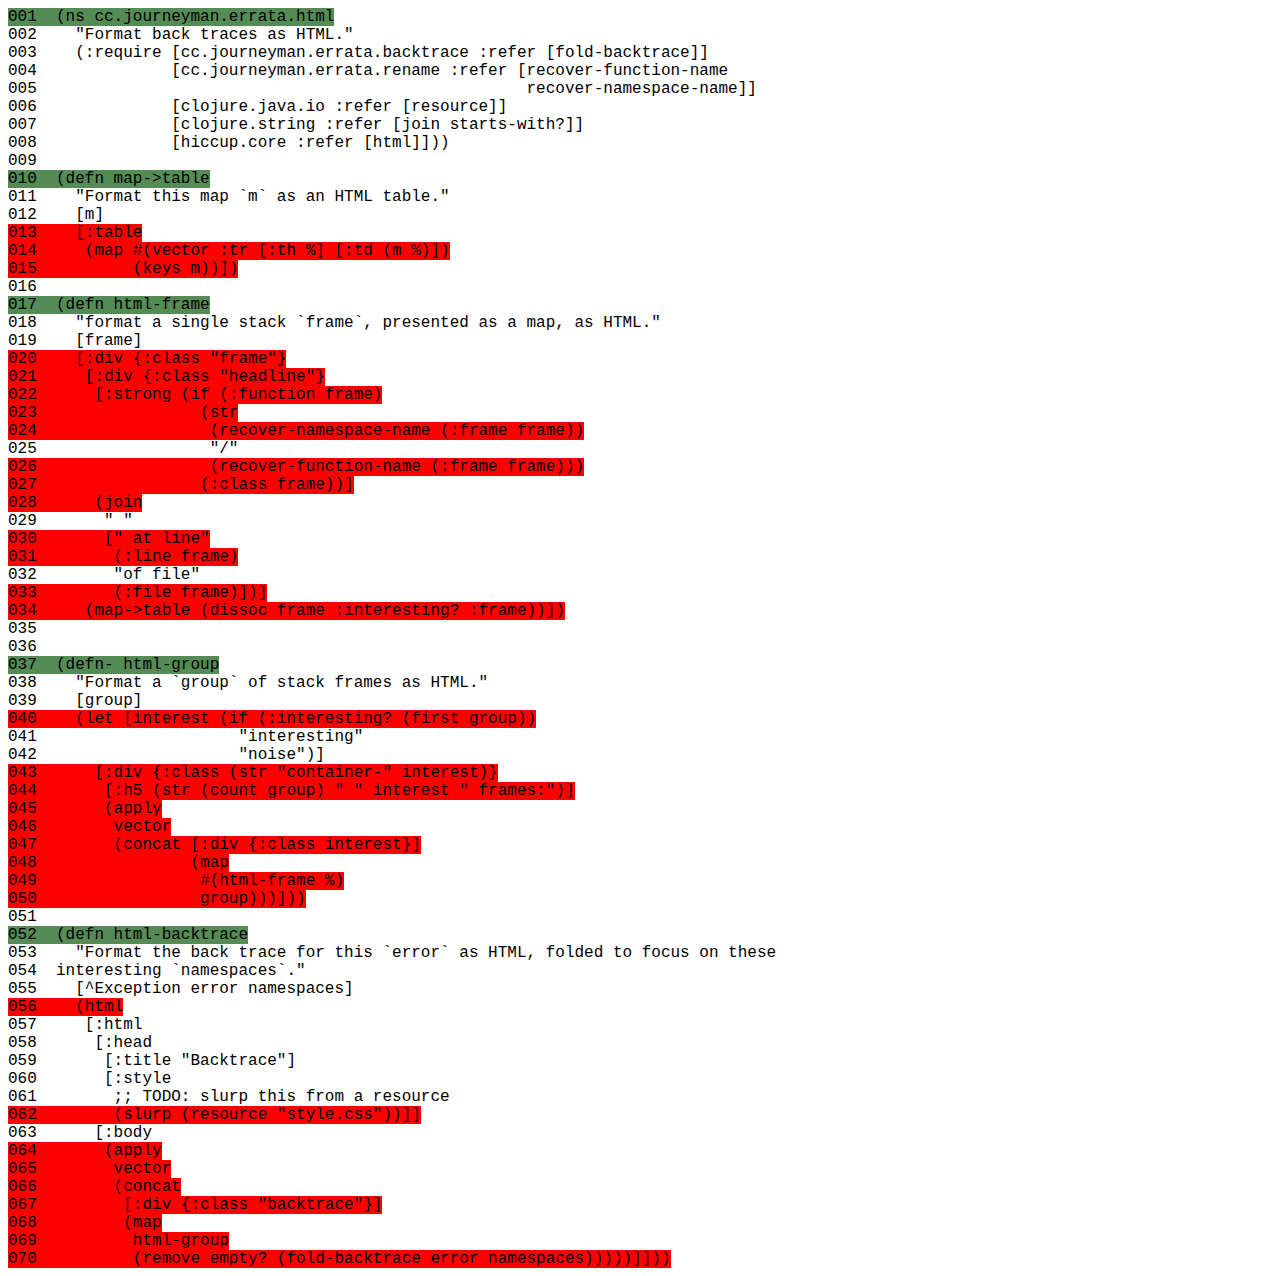
<file: docs/cloverage/cc/journeyman/errata/html.clj.html>
<html>
 <head>
   <meta http-equiv="Content-Type" content="text/html; charset=utf-8">
  <link rel="stylesheet" href="../../../coverage.css"/>  <title> cc/journeyman/errata/html.clj </title>
 </head>
 <body>
<span class="covered" title="1 out of 1 forms covered">
                001&nbsp;&nbsp;(ns&nbsp;cc.journeyman.errata.html
                </span><br/>
<span class="not-tracked" title="0 out of 0 forms covered">
                002&nbsp;&nbsp;&nbsp;&nbsp;&quot;Format&nbsp;back&nbsp;traces&nbsp;as&nbsp;HTML.&quot;
                </span><br/>
<span class="not-tracked" title="0 out of 0 forms covered">
                003&nbsp;&nbsp;&nbsp;&nbsp;(:require&nbsp;[cc.journeyman.errata.backtrace&nbsp;:refer&nbsp;[fold-backtrace]]
                </span><br/>
<span class="not-tracked" title="0 out of 0 forms covered">
                004&nbsp;&nbsp;&nbsp;&nbsp;&nbsp;&nbsp;&nbsp;&nbsp;&nbsp;&nbsp;&nbsp;&nbsp;&nbsp;&nbsp;[cc.journeyman.errata.rename&nbsp;:refer&nbsp;[recover-function-name
                </span><br/>
<span class="not-tracked" title="0 out of 0 forms covered">
                005&nbsp;&nbsp;&nbsp;&nbsp;&nbsp;&nbsp;&nbsp;&nbsp;&nbsp;&nbsp;&nbsp;&nbsp;&nbsp;&nbsp;&nbsp;&nbsp;&nbsp;&nbsp;&nbsp;&nbsp;&nbsp;&nbsp;&nbsp;&nbsp;&nbsp;&nbsp;&nbsp;&nbsp;&nbsp;&nbsp;&nbsp;&nbsp;&nbsp;&nbsp;&nbsp;&nbsp;&nbsp;&nbsp;&nbsp;&nbsp;&nbsp;&nbsp;&nbsp;&nbsp;&nbsp;&nbsp;&nbsp;&nbsp;&nbsp;&nbsp;&nbsp;recover-namespace-name]]
                </span><br/>
<span class="not-tracked" title="0 out of 0 forms covered">
                006&nbsp;&nbsp;&nbsp;&nbsp;&nbsp;&nbsp;&nbsp;&nbsp;&nbsp;&nbsp;&nbsp;&nbsp;&nbsp;&nbsp;[clojure.java.io&nbsp;:refer&nbsp;[resource]]
                </span><br/>
<span class="not-tracked" title="0 out of 0 forms covered">
                007&nbsp;&nbsp;&nbsp;&nbsp;&nbsp;&nbsp;&nbsp;&nbsp;&nbsp;&nbsp;&nbsp;&nbsp;&nbsp;&nbsp;[clojure.string&nbsp;:refer&nbsp;[join&nbsp;starts-with?]]
                </span><br/>
<span class="not-tracked" title="0 out of 0 forms covered">
                008&nbsp;&nbsp;&nbsp;&nbsp;&nbsp;&nbsp;&nbsp;&nbsp;&nbsp;&nbsp;&nbsp;&nbsp;&nbsp;&nbsp;[hiccup.core&nbsp;:refer&nbsp;[html]]))
                </span><br/>
<span class="blank" title="0 out of 0 forms covered">
                009&nbsp;&nbsp;
                </span><br/>
<span class="covered" title="1 out of 1 forms covered">
                010&nbsp;&nbsp;(defn&nbsp;map-&gt;table
                </span><br/>
<span class="not-tracked" title="0 out of 0 forms covered">
                011&nbsp;&nbsp;&nbsp;&nbsp;&quot;Format&nbsp;this&nbsp;map&nbsp;`m`&nbsp;as&nbsp;an&nbsp;HTML&nbsp;table.&quot;
                </span><br/>
<span class="not-tracked" title="0 out of 0 forms covered">
                012&nbsp;&nbsp;&nbsp;&nbsp;[m]
                </span><br/>
<span class="not-covered" title="0 out of 2 forms covered">
                013&nbsp;&nbsp;&nbsp;&nbsp;[:table
                </span><br/>
<span class="not-covered" title="0 out of 14 forms covered">
                014&nbsp;&nbsp;&nbsp;&nbsp;&nbsp;(map&nbsp;#(vector&nbsp;:tr&nbsp;[:th&nbsp;%]&nbsp;[:td&nbsp;(m&nbsp;%)])
                </span><br/>
<span class="not-covered" title="0 out of 3 forms covered">
                015&nbsp;&nbsp;&nbsp;&nbsp;&nbsp;&nbsp;&nbsp;&nbsp;&nbsp;&nbsp;(keys&nbsp;m))])
                </span><br/>
<span class="blank" title="0 out of 0 forms covered">
                016&nbsp;&nbsp;
                </span><br/>
<span class="covered" title="1 out of 1 forms covered">
                017&nbsp;&nbsp;(defn&nbsp;html-frame
                </span><br/>
<span class="not-tracked" title="0 out of 0 forms covered">
                018&nbsp;&nbsp;&nbsp;&nbsp;&quot;format&nbsp;a&nbsp;single&nbsp;stack&nbsp;`frame`,&nbsp;presented&nbsp;as&nbsp;a&nbsp;map,&nbsp;as&nbsp;HTML.&quot;
                </span><br/>
<span class="not-tracked" title="0 out of 0 forms covered">
                019&nbsp;&nbsp;&nbsp;&nbsp;[frame]
                </span><br/>
<span class="not-covered" title="0 out of 5 forms covered">
                020&nbsp;&nbsp;&nbsp;&nbsp;[:div&nbsp;{:class&nbsp;&quot;frame&quot;}
                </span><br/>
<span class="not-covered" title="0 out of 5 forms covered">
                021&nbsp;&nbsp;&nbsp;&nbsp;&nbsp;[:div&nbsp;{:class&nbsp;&quot;headline&quot;}
                </span><br/>
<span class="not-covered" title="0 out of 6 forms covered">
                022&nbsp;&nbsp;&nbsp;&nbsp;&nbsp;&nbsp;[:strong&nbsp;(if&nbsp;(:function&nbsp;frame)
                </span><br/>
<span class="not-covered" title="0 out of 3 forms covered">
                023&nbsp;&nbsp;&nbsp;&nbsp;&nbsp;&nbsp;&nbsp;&nbsp;&nbsp;&nbsp;&nbsp;&nbsp;&nbsp;&nbsp;&nbsp;&nbsp;&nbsp;(str
                </span><br/>
<span class="not-covered" title="0 out of 5 forms covered">
                024&nbsp;&nbsp;&nbsp;&nbsp;&nbsp;&nbsp;&nbsp;&nbsp;&nbsp;&nbsp;&nbsp;&nbsp;&nbsp;&nbsp;&nbsp;&nbsp;&nbsp;&nbsp;(recover-namespace-name&nbsp;(:frame&nbsp;frame))
                </span><br/>
<span class="not-tracked" title="0 out of 0 forms covered">
                025&nbsp;&nbsp;&nbsp;&nbsp;&nbsp;&nbsp;&nbsp;&nbsp;&nbsp;&nbsp;&nbsp;&nbsp;&nbsp;&nbsp;&nbsp;&nbsp;&nbsp;&nbsp;&quot;&#x2F;&quot;
                </span><br/>
<span class="not-covered" title="0 out of 5 forms covered">
                026&nbsp;&nbsp;&nbsp;&nbsp;&nbsp;&nbsp;&nbsp;&nbsp;&nbsp;&nbsp;&nbsp;&nbsp;&nbsp;&nbsp;&nbsp;&nbsp;&nbsp;&nbsp;(recover-function-name&nbsp;(:frame&nbsp;frame)))
                </span><br/>
<span class="not-covered" title="0 out of 3 forms covered">
                027&nbsp;&nbsp;&nbsp;&nbsp;&nbsp;&nbsp;&nbsp;&nbsp;&nbsp;&nbsp;&nbsp;&nbsp;&nbsp;&nbsp;&nbsp;&nbsp;&nbsp;(:class&nbsp;frame))]
                </span><br/>
<span class="not-covered" title="0 out of 3 forms covered">
                028&nbsp;&nbsp;&nbsp;&nbsp;&nbsp;&nbsp;(join
                </span><br/>
<span class="not-tracked" title="0 out of 0 forms covered">
                029&nbsp;&nbsp;&nbsp;&nbsp;&nbsp;&nbsp;&nbsp;&quot;&nbsp;&quot;
                </span><br/>
<span class="not-covered" title="0 out of 3 forms covered">
                030&nbsp;&nbsp;&nbsp;&nbsp;&nbsp;&nbsp;&nbsp;[&quot;&nbsp;at&nbsp;line&quot;
                </span><br/>
<span class="not-covered" title="0 out of 3 forms covered">
                031&nbsp;&nbsp;&nbsp;&nbsp;&nbsp;&nbsp;&nbsp;&nbsp;(:line&nbsp;frame)
                </span><br/>
<span class="not-tracked" title="0 out of 0 forms covered">
                032&nbsp;&nbsp;&nbsp;&nbsp;&nbsp;&nbsp;&nbsp;&nbsp;&quot;of&nbsp;file&quot;
                </span><br/>
<span class="not-covered" title="0 out of 3 forms covered">
                033&nbsp;&nbsp;&nbsp;&nbsp;&nbsp;&nbsp;&nbsp;&nbsp;(:file&nbsp;frame)])]
                </span><br/>
<span class="not-covered" title="0 out of 7 forms covered">
                034&nbsp;&nbsp;&nbsp;&nbsp;&nbsp;(map-&gt;table&nbsp;(dissoc&nbsp;frame&nbsp;:interesting?&nbsp;:frame))])
                </span><br/>
<span class="blank" title="0 out of 0 forms covered">
                035&nbsp;&nbsp;
                </span><br/>
<span class="blank" title="0 out of 0 forms covered">
                036&nbsp;&nbsp;
                </span><br/>
<span class="covered" title="1 out of 1 forms covered">
                037&nbsp;&nbsp;(defn-&nbsp;html-group
                </span><br/>
<span class="not-tracked" title="0 out of 0 forms covered">
                038&nbsp;&nbsp;&nbsp;&nbsp;&quot;Format&nbsp;a&nbsp;`group`&nbsp;of&nbsp;stack&nbsp;frames&nbsp;as&nbsp;HTML.&quot;
                </span><br/>
<span class="not-tracked" title="0 out of 0 forms covered">
                039&nbsp;&nbsp;&nbsp;&nbsp;[group]
                </span><br/>
<span class="not-covered" title="0 out of 9 forms covered">
                040&nbsp;&nbsp;&nbsp;&nbsp;(let&nbsp;[interest&nbsp;(if&nbsp;(:interesting?&nbsp;(first&nbsp;group))
                </span><br/>
<span class="not-tracked" title="0 out of 0 forms covered">
                041&nbsp;&nbsp;&nbsp;&nbsp;&nbsp;&nbsp;&nbsp;&nbsp;&nbsp;&nbsp;&nbsp;&nbsp;&nbsp;&nbsp;&nbsp;&nbsp;&nbsp;&nbsp;&nbsp;&nbsp;&nbsp;&quot;interesting&quot;
                </span><br/>
<span class="not-tracked" title="0 out of 0 forms covered">
                042&nbsp;&nbsp;&nbsp;&nbsp;&nbsp;&nbsp;&nbsp;&nbsp;&nbsp;&nbsp;&nbsp;&nbsp;&nbsp;&nbsp;&nbsp;&nbsp;&nbsp;&nbsp;&nbsp;&nbsp;&nbsp;&quot;noise&quot;)]
                </span><br/>
<span class="not-covered" title="0 out of 8 forms covered">
                043&nbsp;&nbsp;&nbsp;&nbsp;&nbsp;&nbsp;[:div&nbsp;{:class&nbsp;(str&nbsp;&quot;container-&quot;&nbsp;interest)}
                </span><br/>
<span class="not-covered" title="0 out of 9 forms covered">
                044&nbsp;&nbsp;&nbsp;&nbsp;&nbsp;&nbsp;&nbsp;[:h5&nbsp;(str&nbsp;(count&nbsp;group)&nbsp;&quot;&nbsp;&quot;&nbsp;interest&nbsp;&quot;&nbsp;frames:&quot;)]
                </span><br/>
<span class="not-covered" title="0 out of 2 forms covered">
                045&nbsp;&nbsp;&nbsp;&nbsp;&nbsp;&nbsp;&nbsp;(apply
                </span><br/>
<span class="not-covered" title="0 out of 1 forms covered">
                046&nbsp;&nbsp;&nbsp;&nbsp;&nbsp;&nbsp;&nbsp;&nbsp;vector
                </span><br/>
<span class="not-covered" title="0 out of 7 forms covered">
                047&nbsp;&nbsp;&nbsp;&nbsp;&nbsp;&nbsp;&nbsp;&nbsp;(concat&nbsp;[:div&nbsp;{:class&nbsp;interest}]
                </span><br/>
<span class="not-covered" title="0 out of 3 forms covered">
                048&nbsp;&nbsp;&nbsp;&nbsp;&nbsp;&nbsp;&nbsp;&nbsp;&nbsp;&nbsp;&nbsp;&nbsp;&nbsp;&nbsp;&nbsp;&nbsp;(map
                </span><br/>
<span class="not-covered" title="0 out of 3 forms covered">
                049&nbsp;&nbsp;&nbsp;&nbsp;&nbsp;&nbsp;&nbsp;&nbsp;&nbsp;&nbsp;&nbsp;&nbsp;&nbsp;&nbsp;&nbsp;&nbsp;&nbsp;#(html-frame&nbsp;%)
                </span><br/>
<span class="not-covered" title="0 out of 1 forms covered">
                050&nbsp;&nbsp;&nbsp;&nbsp;&nbsp;&nbsp;&nbsp;&nbsp;&nbsp;&nbsp;&nbsp;&nbsp;&nbsp;&nbsp;&nbsp;&nbsp;&nbsp;group)))]))
                </span><br/>
<span class="blank" title="0 out of 0 forms covered">
                051&nbsp;&nbsp;
                </span><br/>
<span class="covered" title="1 out of 1 forms covered">
                052&nbsp;&nbsp;(defn&nbsp;html-backtrace
                </span><br/>
<span class="not-tracked" title="0 out of 0 forms covered">
                053&nbsp;&nbsp;&nbsp;&nbsp;&quot;Format&nbsp;the&nbsp;back&nbsp;trace&nbsp;for&nbsp;this&nbsp;`error`&nbsp;as&nbsp;HTML,&nbsp;folded&nbsp;to&nbsp;focus&nbsp;on&nbsp;these
                </span><br/>
<span class="not-tracked" title="0 out of 0 forms covered">
                054&nbsp;&nbsp;interesting&nbsp;`namespaces`.&quot;
                </span><br/>
<span class="not-tracked" title="0 out of 0 forms covered">
                055&nbsp;&nbsp;&nbsp;&nbsp;[^Exception&nbsp;error&nbsp;namespaces]
                </span><br/>
<span class="not-covered" title="0 out of 65 forms covered">
                056&nbsp;&nbsp;&nbsp;&nbsp;(html
                </span><br/>
<span class="not-tracked" title="0 out of 0 forms covered">
                057&nbsp;&nbsp;&nbsp;&nbsp;&nbsp;[:html
                </span><br/>
<span class="not-tracked" title="0 out of 0 forms covered">
                058&nbsp;&nbsp;&nbsp;&nbsp;&nbsp;&nbsp;[:head
                </span><br/>
<span class="not-tracked" title="0 out of 0 forms covered">
                059&nbsp;&nbsp;&nbsp;&nbsp;&nbsp;&nbsp;&nbsp;[:title&nbsp;&quot;Backtrace&quot;]
                </span><br/>
<span class="not-tracked" title="0 out of 0 forms covered">
                060&nbsp;&nbsp;&nbsp;&nbsp;&nbsp;&nbsp;&nbsp;[:style
                </span><br/>
<span class="not-tracked" title="0 out of 0 forms covered">
                061&nbsp;&nbsp;&nbsp;&nbsp;&nbsp;&nbsp;&nbsp;&nbsp;;;&nbsp;TODO:&nbsp;slurp&nbsp;this&nbsp;from&nbsp;a&nbsp;resource
                </span><br/>
<span class="not-covered" title="0 out of 5 forms covered">
                062&nbsp;&nbsp;&nbsp;&nbsp;&nbsp;&nbsp;&nbsp;&nbsp;(slurp&nbsp;(resource&nbsp;&quot;style.css&quot;))]]
                </span><br/>
<span class="not-tracked" title="0 out of 0 forms covered">
                063&nbsp;&nbsp;&nbsp;&nbsp;&nbsp;&nbsp;[:body
                </span><br/>
<span class="not-covered" title="0 out of 2 forms covered">
                064&nbsp;&nbsp;&nbsp;&nbsp;&nbsp;&nbsp;&nbsp;(apply
                </span><br/>
<span class="not-covered" title="0 out of 1 forms covered">
                065&nbsp;&nbsp;&nbsp;&nbsp;&nbsp;&nbsp;&nbsp;&nbsp;vector
                </span><br/>
<span class="not-covered" title="0 out of 2 forms covered">
                066&nbsp;&nbsp;&nbsp;&nbsp;&nbsp;&nbsp;&nbsp;&nbsp;(concat
                </span><br/>
<span class="not-covered" title="0 out of 5 forms covered">
                067&nbsp;&nbsp;&nbsp;&nbsp;&nbsp;&nbsp;&nbsp;&nbsp;&nbsp;[:div&nbsp;{:class&nbsp;&quot;backtrace&quot;}]
                </span><br/>
<span class="not-covered" title="0 out of 2 forms covered">
                068&nbsp;&nbsp;&nbsp;&nbsp;&nbsp;&nbsp;&nbsp;&nbsp;&nbsp;(map
                </span><br/>
<span class="not-covered" title="0 out of 1 forms covered">
                069&nbsp;&nbsp;&nbsp;&nbsp;&nbsp;&nbsp;&nbsp;&nbsp;&nbsp;&nbsp;html-group
                </span><br/>
<span class="not-covered" title="0 out of 7 forms covered">
                070&nbsp;&nbsp;&nbsp;&nbsp;&nbsp;&nbsp;&nbsp;&nbsp;&nbsp;&nbsp;(remove&nbsp;empty?&nbsp;(fold-backtrace&nbsp;error&nbsp;namespaces)))))]]))
                </span><br/>
 </body>
</html>
</file>
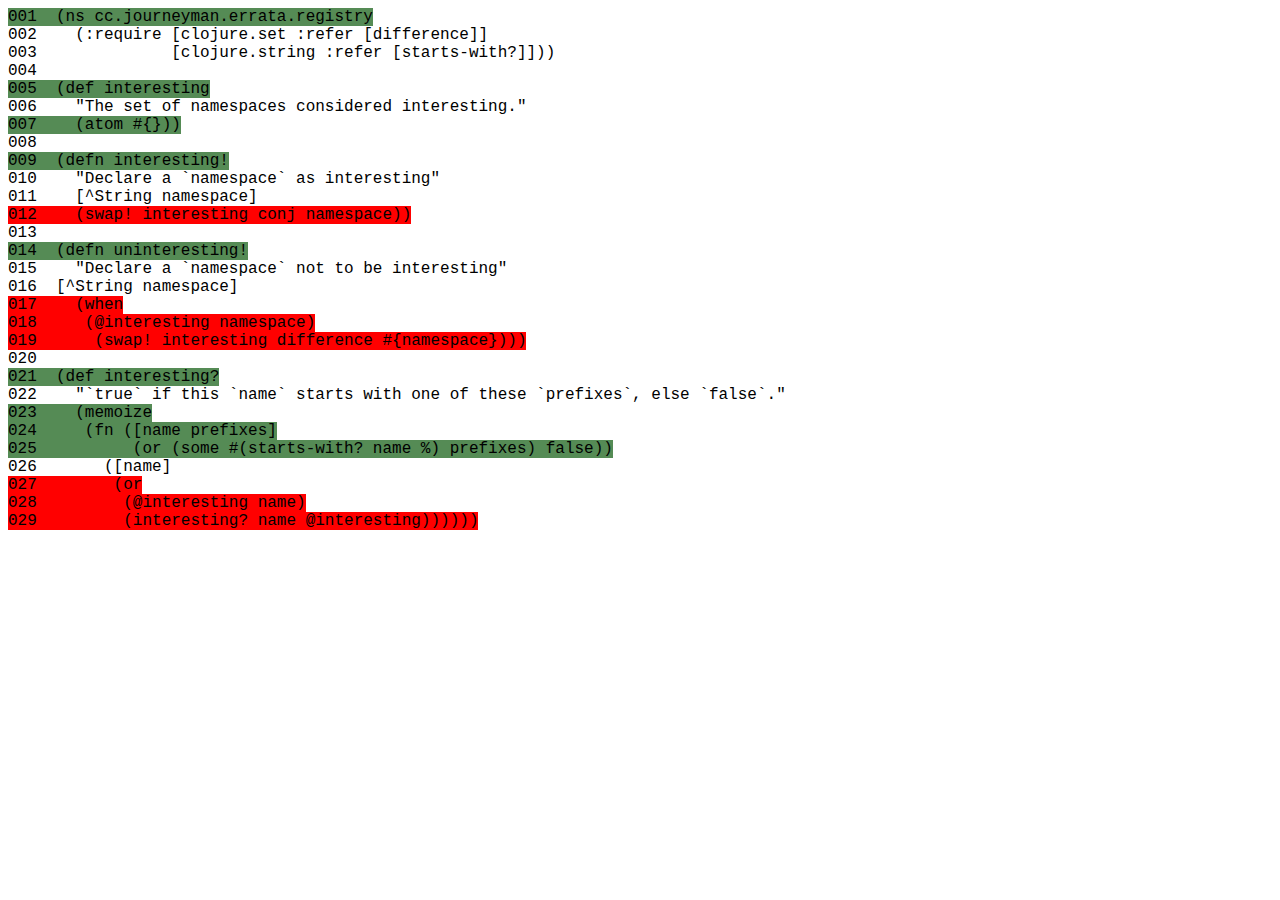
<file: docs/cloverage/cc/journeyman/errata/registry.clj.html>
<html>
 <head>
   <meta http-equiv="Content-Type" content="text/html; charset=utf-8">
  <link rel="stylesheet" href="../../../coverage.css"/>  <title> cc/journeyman/errata/registry.clj </title>
 </head>
 <body>
<span class="covered" title="1 out of 1 forms covered">
                001&nbsp;&nbsp;(ns&nbsp;cc.journeyman.errata.registry
                </span><br/>
<span class="not-tracked" title="0 out of 0 forms covered">
                002&nbsp;&nbsp;&nbsp;&nbsp;(:require&nbsp;[clojure.set&nbsp;:refer&nbsp;[difference]]
                </span><br/>
<span class="not-tracked" title="0 out of 0 forms covered">
                003&nbsp;&nbsp;&nbsp;&nbsp;&nbsp;&nbsp;&nbsp;&nbsp;&nbsp;&nbsp;&nbsp;&nbsp;&nbsp;&nbsp;[clojure.string&nbsp;:refer&nbsp;[starts-with?]]))
                </span><br/>
<span class="blank" title="0 out of 0 forms covered">
                004&nbsp;&nbsp;
                </span><br/>
<span class="covered" title="1 out of 1 forms covered">
                005&nbsp;&nbsp;(def&nbsp;interesting
                </span><br/>
<span class="not-tracked" title="0 out of 0 forms covered">
                006&nbsp;&nbsp;&nbsp;&nbsp;&quot;The&nbsp;set&nbsp;of&nbsp;namespaces&nbsp;considered&nbsp;interesting.&quot;
                </span><br/>
<span class="covered" title="3 out of 3 forms covered">
                007&nbsp;&nbsp;&nbsp;&nbsp;(atom&nbsp;#{}))
                </span><br/>
<span class="blank" title="0 out of 0 forms covered">
                008&nbsp;&nbsp;
                </span><br/>
<span class="covered" title="1 out of 1 forms covered">
                009&nbsp;&nbsp;(defn&nbsp;interesting!
                </span><br/>
<span class="not-tracked" title="0 out of 0 forms covered">
                010&nbsp;&nbsp;&nbsp;&nbsp;&quot;Declare&nbsp;a&nbsp;`namespace`&nbsp;as&nbsp;interesting&quot;
                </span><br/>
<span class="not-tracked" title="0 out of 0 forms covered">
                011&nbsp;&nbsp;&nbsp;&nbsp;[^String&nbsp;namespace]
                </span><br/>
<span class="not-covered" title="0 out of 5 forms covered">
                012&nbsp;&nbsp;&nbsp;&nbsp;(swap!&nbsp;interesting&nbsp;conj&nbsp;namespace))
                </span><br/>
<span class="blank" title="0 out of 0 forms covered">
                013&nbsp;&nbsp;
                </span><br/>
<span class="covered" title="1 out of 1 forms covered">
                014&nbsp;&nbsp;(defn&nbsp;uninteresting!
                </span><br/>
<span class="not-tracked" title="0 out of 0 forms covered">
                015&nbsp;&nbsp;&nbsp;&nbsp;&quot;Declare&nbsp;a&nbsp;`namespace`&nbsp;not&nbsp;to&nbsp;be&nbsp;interesting&quot;
                </span><br/>
<span class="not-tracked" title="0 out of 0 forms covered">
                016&nbsp;&nbsp;[^String&nbsp;namespace]
                </span><br/>
<span class="not-covered" title="0 out of 2 forms covered">
                017&nbsp;&nbsp;&nbsp;&nbsp;(when
                </span><br/>
<span class="not-covered" title="0 out of 5 forms covered">
                018&nbsp;&nbsp;&nbsp;&nbsp;&nbsp;(@interesting&nbsp;namespace)
                </span><br/>
<span class="not-covered" title="0 out of 6 forms covered">
                019&nbsp;&nbsp;&nbsp;&nbsp;&nbsp;&nbsp;(swap!&nbsp;interesting&nbsp;difference&nbsp;#{namespace})))
                </span><br/>
<span class="blank" title="0 out of 0 forms covered">
                020&nbsp;&nbsp;
                </span><br/>
<span class="covered" title="1 out of 1 forms covered">
                021&nbsp;&nbsp;(def&nbsp;interesting?
                </span><br/>
<span class="not-tracked" title="0 out of 0 forms covered">
                022&nbsp;&nbsp;&nbsp;&nbsp;&quot;`true`&nbsp;if&nbsp;this&nbsp;`name`&nbsp;starts&nbsp;with&nbsp;one&nbsp;of&nbsp;these&nbsp;`prefixes`,&nbsp;else&nbsp;`false`.&quot;
                </span><br/>
<span class="covered" title="2 out of 2 forms covered">
                023&nbsp;&nbsp;&nbsp;&nbsp;(memoize
                </span><br/>
<span class="covered" title="1 out of 1 forms covered">
                024&nbsp;&nbsp;&nbsp;&nbsp;&nbsp;(fn&nbsp;([name&nbsp;prefixes]
                </span><br/>
<span class="covered" title="13 out of 13 forms covered">
                025&nbsp;&nbsp;&nbsp;&nbsp;&nbsp;&nbsp;&nbsp;&nbsp;&nbsp;&nbsp;(or&nbsp;(some&nbsp;#(starts-with?&nbsp;name&nbsp;%)&nbsp;prefixes)&nbsp;false))
                </span><br/>
<span class="not-tracked" title="0 out of 0 forms covered">
                026&nbsp;&nbsp;&nbsp;&nbsp;&nbsp;&nbsp;&nbsp;([name]
                </span><br/>
<span class="not-covered" title="0 out of 5 forms covered">
                027&nbsp;&nbsp;&nbsp;&nbsp;&nbsp;&nbsp;&nbsp;&nbsp;(or
                </span><br/>
<span class="not-covered" title="0 out of 5 forms covered">
                028&nbsp;&nbsp;&nbsp;&nbsp;&nbsp;&nbsp;&nbsp;&nbsp;&nbsp;(@interesting&nbsp;name)
                </span><br/>
<span class="not-covered" title="0 out of 5 forms covered">
                029&nbsp;&nbsp;&nbsp;&nbsp;&nbsp;&nbsp;&nbsp;&nbsp;&nbsp;(interesting?&nbsp;name&nbsp;@interesting))))))
                </span><br/>
 </body>
</html>
</file>
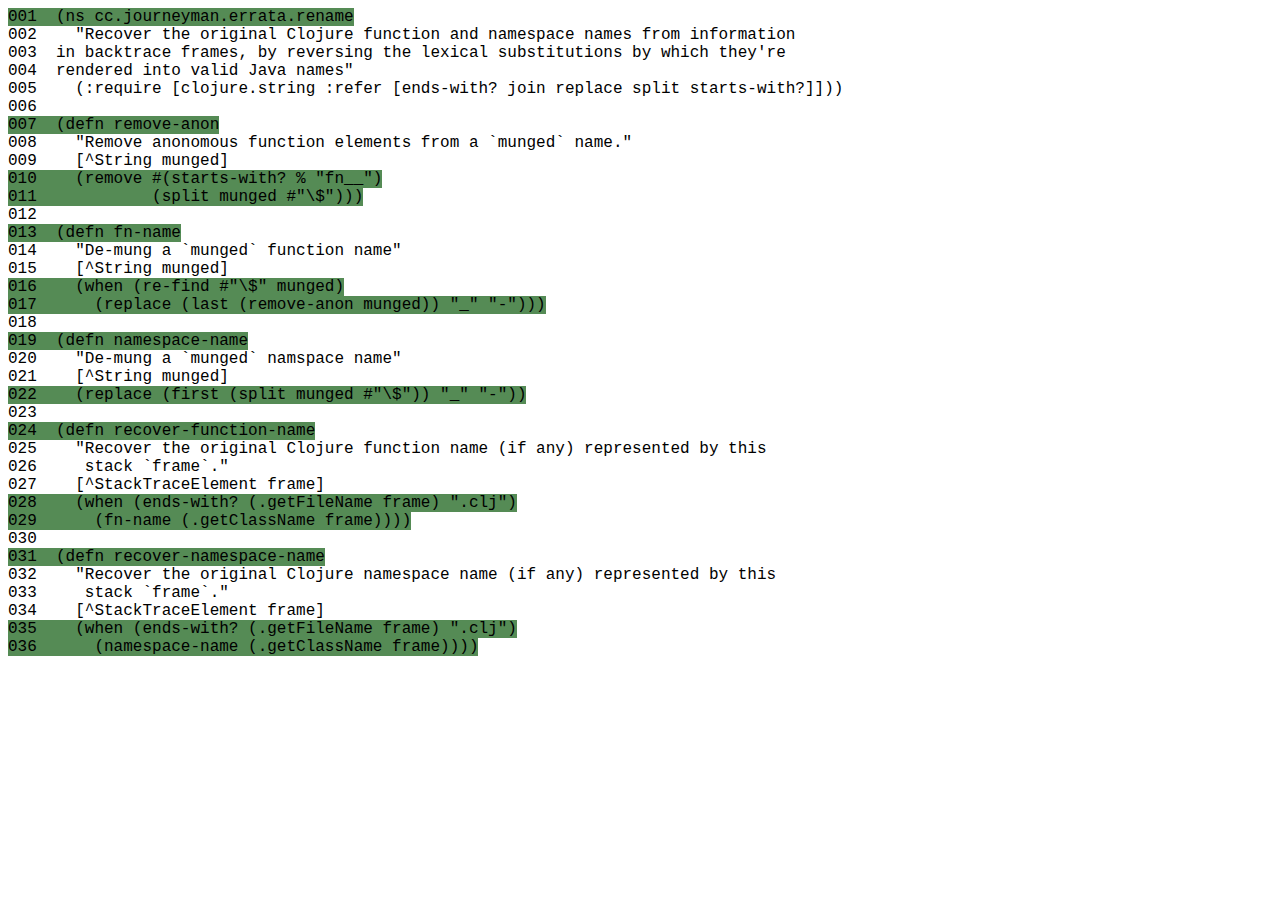
<file: docs/cloverage/cc/journeyman/errata/rename.clj.html>
<html>
 <head>
   <meta http-equiv="Content-Type" content="text/html; charset=utf-8">
  <link rel="stylesheet" href="../../../coverage.css"/>  <title> cc/journeyman/errata/rename.clj </title>
 </head>
 <body>
<span class="covered" title="1 out of 1 forms covered">
                001&nbsp;&nbsp;(ns&nbsp;cc.journeyman.errata.rename
                </span><br/>
<span class="not-tracked" title="0 out of 0 forms covered">
                002&nbsp;&nbsp;&nbsp;&nbsp;&quot;Recover&nbsp;the&nbsp;original&nbsp;Clojure&nbsp;function&nbsp;and&nbsp;namespace&nbsp;names&nbsp;from&nbsp;information&nbsp;
                </span><br/>
<span class="not-tracked" title="0 out of 0 forms covered">
                003&nbsp;&nbsp;in&nbsp;backtrace&nbsp;frames,&nbsp;by&nbsp;reversing&nbsp;the&nbsp;lexical&nbsp;substitutions&nbsp;by&nbsp;which&nbsp;they&#x27;re&nbsp;
                </span><br/>
<span class="not-tracked" title="0 out of 0 forms covered">
                004&nbsp;&nbsp;rendered&nbsp;into&nbsp;valid&nbsp;Java&nbsp;names&quot;
                </span><br/>
<span class="not-tracked" title="0 out of 0 forms covered">
                005&nbsp;&nbsp;&nbsp;&nbsp;(:require&nbsp;[clojure.string&nbsp;:refer&nbsp;[ends-with?&nbsp;join&nbsp;replace&nbsp;split&nbsp;starts-with?]]))
                </span><br/>
<span class="blank" title="0 out of 0 forms covered">
                006&nbsp;&nbsp;
                </span><br/>
<span class="covered" title="1 out of 1 forms covered">
                007&nbsp;&nbsp;(defn&nbsp;remove-anon
                </span><br/>
<span class="not-tracked" title="0 out of 0 forms covered">
                008&nbsp;&nbsp;&nbsp;&nbsp;&quot;Remove&nbsp;anonomous&nbsp;function&nbsp;elements&nbsp;from&nbsp;a&nbsp;`munged`&nbsp;name.&quot;
                </span><br/>
<span class="not-tracked" title="0 out of 0 forms covered">
                009&nbsp;&nbsp;&nbsp;&nbsp;[^String&nbsp;munged]
                </span><br/>
<span class="covered" title="7 out of 7 forms covered">
                010&nbsp;&nbsp;&nbsp;&nbsp;(remove&nbsp;#(starts-with?&nbsp;%&nbsp;&quot;fn__&quot;)
                </span><br/>
<span class="covered" title="4 out of 4 forms covered">
                011&nbsp;&nbsp;&nbsp;&nbsp;&nbsp;&nbsp;&nbsp;&nbsp;&nbsp;&nbsp;&nbsp;&nbsp;(split&nbsp;munged&nbsp;#&quot;\$&quot;)))
                </span><br/>
<span class="blank" title="0 out of 0 forms covered">
                012&nbsp;&nbsp;
                </span><br/>
<span class="covered" title="1 out of 1 forms covered">
                013&nbsp;&nbsp;(defn&nbsp;fn-name
                </span><br/>
<span class="not-tracked" title="0 out of 0 forms covered">
                014&nbsp;&nbsp;&nbsp;&nbsp;&quot;De-mung&nbsp;a&nbsp;`munged`&nbsp;function&nbsp;name&quot;
                </span><br/>
<span class="not-tracked" title="0 out of 0 forms covered">
                015&nbsp;&nbsp;&nbsp;&nbsp;[^String&nbsp;munged]
                </span><br/>
<span class="covered" title="6 out of 6 forms covered">
                016&nbsp;&nbsp;&nbsp;&nbsp;(when&nbsp;(re-find&nbsp;#&quot;\$&quot;&nbsp;munged)
                </span><br/>
<span class="covered" title="9 out of 9 forms covered">
                017&nbsp;&nbsp;&nbsp;&nbsp;&nbsp;&nbsp;(replace&nbsp;(last&nbsp;(remove-anon&nbsp;munged))&nbsp;&quot;_&quot;&nbsp;&quot;-&quot;)))
                </span><br/>
<span class="blank" title="0 out of 0 forms covered">
                018&nbsp;&nbsp;
                </span><br/>
<span class="covered" title="1 out of 1 forms covered">
                019&nbsp;&nbsp;(defn&nbsp;namespace-name
                </span><br/>
<span class="not-tracked" title="0 out of 0 forms covered">
                020&nbsp;&nbsp;&nbsp;&nbsp;&quot;De-mung&nbsp;a&nbsp;`munged`&nbsp;namspace&nbsp;name&quot;
                </span><br/>
<span class="not-tracked" title="0 out of 0 forms covered">
                021&nbsp;&nbsp;&nbsp;&nbsp;[^String&nbsp;munged]
                </span><br/>
<span class="covered" title="10 out of 10 forms covered">
                022&nbsp;&nbsp;&nbsp;&nbsp;(replace&nbsp;(first&nbsp;(split&nbsp;munged&nbsp;#&quot;\$&quot;))&nbsp;&quot;_&quot;&nbsp;&quot;-&quot;))
                </span><br/>
<span class="blank" title="0 out of 0 forms covered">
                023&nbsp;&nbsp;
                </span><br/>
<span class="covered" title="1 out of 1 forms covered">
                024&nbsp;&nbsp;(defn&nbsp;recover-function-name
                </span><br/>
<span class="not-tracked" title="0 out of 0 forms covered">
                025&nbsp;&nbsp;&nbsp;&nbsp;&quot;Recover&nbsp;the&nbsp;original&nbsp;Clojure&nbsp;function&nbsp;name&nbsp;(if&nbsp;any)&nbsp;represented&nbsp;by&nbsp;this&nbsp;
                </span><br/>
<span class="not-tracked" title="0 out of 0 forms covered">
                026&nbsp;&nbsp;&nbsp;&nbsp;&nbsp;stack&nbsp;`frame`.&quot;
                </span><br/>
<span class="not-tracked" title="0 out of 0 forms covered">
                027&nbsp;&nbsp;&nbsp;&nbsp;[^StackTraceElement&nbsp;frame]
                </span><br/>
<span class="covered" title="6 out of 6 forms covered">
                028&nbsp;&nbsp;&nbsp;&nbsp;(when&nbsp;(ends-with?&nbsp;(.getFileName&nbsp;frame)&nbsp;&quot;.clj&quot;)
                </span><br/>
<span class="covered" title="3 out of 3 forms covered">
                029&nbsp;&nbsp;&nbsp;&nbsp;&nbsp;&nbsp;(fn-name&nbsp;(.getClassName&nbsp;frame))))
                </span><br/>
<span class="blank" title="0 out of 0 forms covered">
                030&nbsp;&nbsp;
                </span><br/>
<span class="covered" title="1 out of 1 forms covered">
                031&nbsp;&nbsp;(defn&nbsp;recover-namespace-name
                </span><br/>
<span class="not-tracked" title="0 out of 0 forms covered">
                032&nbsp;&nbsp;&nbsp;&nbsp;&quot;Recover&nbsp;the&nbsp;original&nbsp;Clojure&nbsp;namespace&nbsp;name&nbsp;(if&nbsp;any)&nbsp;represented&nbsp;by&nbsp;this&nbsp;
                </span><br/>
<span class="not-tracked" title="0 out of 0 forms covered">
                033&nbsp;&nbsp;&nbsp;&nbsp;&nbsp;stack&nbsp;`frame`.&quot;
                </span><br/>
<span class="not-tracked" title="0 out of 0 forms covered">
                034&nbsp;&nbsp;&nbsp;&nbsp;[^StackTraceElement&nbsp;frame]
                </span><br/>
<span class="covered" title="6 out of 6 forms covered">
                035&nbsp;&nbsp;&nbsp;&nbsp;(when&nbsp;(ends-with?&nbsp;(.getFileName&nbsp;frame)&nbsp;&quot;.clj&quot;)
                </span><br/>
<span class="covered" title="3 out of 3 forms covered">
                036&nbsp;&nbsp;&nbsp;&nbsp;&nbsp;&nbsp;(namespace-name&nbsp;(.getClassName&nbsp;frame))))
                </span><br/>
 </body>
</html>
</file>
<file: docs/css/default.css>
body {
    font-family: Helvetica, Arial, sans-serif;
    font-size: 15px;
}

pre, code {
    font-family: Monaco, DejaVu Sans Mono, Consolas, monospace;
    font-size: 9pt;
    margin: 15px 0;
}

h1 {
    font-weight: normal;
    font-size: 29px;
    margin: 10px 0 2px 0;
    padding: 0;
}

h2 {
    font-weight: normal;
    font-size: 25px;
}

h5.license {
    margin: 9px 0 22px 0;
    color: #555;
    font-weight: normal;
    font-size: 12px;
    font-style: italic;
}

.document h1, .namespace-index h1 {
    font-size: 32px;
    margin-top: 12px;
}

#header, #content, .sidebar {
    position: fixed;
}

#header {
    top: 0;
    left: 0;
    right: 0;
    height: 22px;
    color: #f5f5f5;
    padding: 5px 7px;
}

#content {
    top: 32px;
    right: 0;
    bottom: 0;
    overflow: auto;
    background: #fff;
    color: #333;
    padding: 0 18px;
}

.sidebar {
    position: fixed;
    top: 32px;
    bottom: 0;
    overflow: auto;
}

.sidebar.primary {
    background: #e2e2e2;
    border-right: solid 1px #cccccc;
    left: 0;
    width: 250px;
}

.sidebar.secondary {
    background: #f2f2f2;
    border-right: solid 1px #d7d7d7;
    left: 251px;
    width: 200px;
}

#content.namespace-index, #content.document {
    left: 251px;
}

#content.namespace-docs {
    left: 452px;
}

#content.document {
    padding-bottom: 10%;
}

#header {
    background: #3f3f3f;
    box-shadow: 0 0 8px rgba(0, 0, 0, 0.4);
    z-index: 100;
}

#header h1 {
    margin: 0;
    padding: 0;
    font-size: 18px;
    font-weight: lighter;
    text-shadow: -1px -1px 0px #333;
}

#header h1 .project-version {
    font-weight: normal;
}

.project-version {
    padding-left: 0.15em;
}

#header a, .sidebar a {
    display: block;
    text-decoration: none;
}

#header a {
    color: #f5f5f5;
}

.sidebar a {
    color: #333;
}

#header h2 {
    float: right;
    font-size: 9pt;
    font-weight: normal;
    margin: 4px 3px;
    padding: 0;
    color: #bbb;
}

#header h2 a {
    display: inline;
}

.sidebar h3 {
    margin: 0;
    padding: 10px 13px 0 13px;
    font-size: 19px;
    font-weight: lighter;
}

.sidebar h3 a {
    color: #444;
}

.sidebar h3.no-link {
    color: #636363;
}

.sidebar ul {
    padding: 7px 0 6px 0;
    margin: 0;
}

.sidebar ul.index-link {
    padding-bottom: 4px;
}

.sidebar li {
    display: block;
    vertical-align: middle;
}

.sidebar li a, .sidebar li .no-link {
    border-left: 3px solid transparent;
    padding: 0 10px;
    white-space: nowrap;
}

.sidebar li .no-link {
    display: block;
    color: #777;
    font-style: italic;
}

.sidebar li .inner {
    display: inline-block;
    padding-top: 7px;
    height: 24px;
}

.sidebar li a, .sidebar li .tree {
    height: 31px;
}

.depth-1 .inner { padding-left: 2px; }
.depth-2 .inner { padding-left: 6px; }
.depth-3 .inner { padding-left: 20px; }
.depth-4 .inner { padding-left: 34px; }
.depth-5 .inner { padding-left: 48px; }
.depth-6 .inner { padding-left: 62px; }

.sidebar li .tree {
    display: block;
    float: left;
    position: relative;
    top: -10px;
    margin: 0 4px 0 0;
    padding: 0;
}

.sidebar li.depth-1 .tree {
    display: none;
}

.sidebar li .tree .top, .sidebar li .tree .bottom {
    display: block;
    margin: 0;
    padding: 0;
    width: 7px;
}

.sidebar li .tree .top {
    border-left: 1px solid #aaa;
    border-bottom: 1px solid #aaa;
    height: 19px;
}

.sidebar li .tree .bottom {
    height: 22px;
}

.sidebar li.branch .tree .bottom {
    border-left: 1px solid #aaa;
}

.sidebar.primary li.current a {
    border-left: 3px solid #a33;
    color: #a33;
}

.sidebar.secondary li.current a {
    border-left: 3px solid #33a;
    color: #33a;
}

.namespace-index h2 {
    margin: 30px 0 0 0;
}

.namespace-index h3 {
    font-size: 16px;
    font-weight: bold;
    margin-bottom: 0;
}

.namespace-index .topics {
    padding-left: 30px;
    margin: 11px 0 0 0;
}

.namespace-index .topics li {
    padding: 5px 0;
}

.namespace-docs h3 {
    font-size: 18px;
    font-weight: bold;
}

.public h3 {
    margin: 0;
    float: left;
}

.usage {
    clear: both;
}

.public {
    margin: 0;
    border-top: 1px solid #e0e0e0;
    padding-top: 14px;
    padding-bottom: 6px;
}

.public:last-child {
    margin-bottom: 20%;
}

.members .public:last-child {
    margin-bottom: 0;
}

.members {
    margin: 15px 0;
}

.members h4 {
    color: #555;
    font-weight: normal;
    font-variant: small-caps;
    margin: 0 0 5px 0;
}

.members .inner {
    padding-top: 5px;
    padding-left: 12px;
    margin-top: 2px;
    margin-left: 7px;
    border-left: 1px solid #bbb;
}

#content .members .inner h3 {
    font-size: 12pt;
}

.members .public {
    border-top: none;
    margin-top: 0;
    padding-top: 6px;
    padding-bottom: 0;
}

.members .public:first-child {
    padding-top: 0;
}

h4.type,
h4.dynamic,
h4.added,
h4.deprecated {
    float: left;
    margin: 3px 10px 15px 0;
    font-size: 15px;
    font-weight: bold;
    font-variant: small-caps;
}

.public h4.type,
.public h4.dynamic,
.public h4.added,
.public h4.deprecated {
    font-size: 13px;
    font-weight: bold;
    margin: 3px 0 0 10px;
}

.members h4.type,
.members h4.added,
.members h4.deprecated {
    margin-top: 1px;
}

h4.type {
    color: #717171;
}

h4.dynamic {
    color: #9933aa;
}

h4.added {
    color: #508820;
}

h4.deprecated {
    color: #880000;
}

.namespace {
    margin-bottom: 30px;
}

.namespace:last-child {
    margin-bottom: 10%;
}

.index {
    padding: 0;
    font-size: 80%;
    margin: 15px 0;
    line-height: 16px;
}

.index * {
    display: inline;
}

.index p {
    padding-right: 3px;
}

.index li {
    padding-right: 5px;
}

.index ul {
    padding-left: 0;
}

.type-sig {
    clear: both;
    color: #088;
}

.type-sig pre {
    padding-top: 10px;
    margin: 0;
}

.usage code {
    display: block;
    color: #008;
    margin: 2px 0;
}

.usage code:first-child {
    padding-top: 10px;
}

p {
    margin: 15px 0;
}

.public p:first-child, .public pre.plaintext {
    margin-top: 12px;
}

.doc {
    margin: 0 0 26px 0;
    clear: both;
}

.public .doc {
    margin: 0;
}

.namespace-index .doc {
    margin-bottom: 20px;
}

.namespace-index .namespace .doc {
    margin-bottom: 10px;
}

.markdown p, .markdown li, .markdown dt, .markdown dd, .markdown td {
    line-height: 22px;
}

.markdown li {
    padding: 2px 0;
}

.markdown h2 {
    font-weight: normal;
    font-size: 25px;
    margin: 30px 0 10px 0;
}

.markdown h3 {
    font-weight: normal;
    font-size: 20px;
    margin: 30px 0 0 0;
}

.markdown h4 {
    font-size: 15px;
    margin: 22px 0 -4px 0;
}

.doc, .public, .namespace .index {
    max-width: 680px;
    overflow-x: visible;
}

.markdown pre > code {
    display: block;
    padding: 10px;
}

.markdown pre > code, .src-link a {
    border: 1px solid #e4e4e4;
    border-radius: 2px;
}

.markdown code:not(.hljs), .src-link a {
    background: #f6f6f6;
}

pre.deps {
    display: inline-block;
    margin: 0 10px;
    border: 1px solid #e4e4e4;
    border-radius: 2px;
    padding: 10px;
    background-color: #f6f6f6;
}

.markdown hr {
    border-style: solid;
    border-top: none;
    color: #ccc;
}

.doc ul, .doc ol {
    padding-left: 30px;
}

.doc table {
    border-collapse: collapse;
    margin: 0 10px;
}

.doc table td, .doc table th {
    border: 1px solid #dddddd;
    padding: 4px 6px;
}

.doc table th {
    background: #f2f2f2;
}

.doc dl {
    margin: 0 10px 20px 10px;
}

.doc dl dt {
    font-weight: bold;
    margin: 0;
    padding: 3px 0;
    border-bottom: 1px solid #ddd;
}

.doc dl dd {
    padding: 5px 0;
    margin: 0 0 5px 10px;
}

.doc abbr {
    border-bottom: 1px dotted #333;
    font-variant: none;
    cursor: help;
}

.src-link {
    margin-bottom: 15px;
}

.src-link a {
    font-size: 70%;
    padding: 1px 4px;
    text-decoration: none;
    color: #5555bb;
}
</file>
<file: docs/css/highlight.css>
/*
github.com style (c) Vasily Polovnyov <vast@whiteants.net>
*/

.hljs {
  display: block;
  overflow-x: auto;
  padding: 0.5em;
  color: #333;
  background: #f8f8f8;
}

.hljs-comment,
.hljs-quote {
  color: #998;
  font-style: italic;
}

.hljs-keyword,
.hljs-selector-tag,
.hljs-subst {
  color: #333;
  font-weight: bold;
}

.hljs-number,
.hljs-literal,
.hljs-variable,
.hljs-template-variable,
.hljs-tag .hljs-attr {
  color: #008080;
}

.hljs-string,
.hljs-doctag {
  color: #d14;
}

.hljs-title,
.hljs-section,
.hljs-selector-id {
  color: #900;
  font-weight: bold;
}

.hljs-subst {
  font-weight: normal;
}

.hljs-type,
.hljs-class .hljs-title {
  color: #458;
  font-weight: bold;
}

.hljs-tag,
.hljs-name,
.hljs-attribute {
  color: #000080;
  font-weight: normal;
}

.hljs-regexp,
.hljs-link {
  color: #009926;
}

.hljs-symbol,
.hljs-bullet {
  color: #990073;
}

.hljs-built_in,
.hljs-builtin-name {
  color: #0086b3;
}

.hljs-meta {
  color: #999;
  font-weight: bold;
}

.hljs-deletion {
  background: #fdd;
}

.hljs-addition {
  background: #dfd;
}

.hljs-emphasis {
  font-style: italic;
}

.hljs-strong {
  font-weight: bold;
}
</file>
<file: docs/cloverage/coverage.css>
.covered {
    font-family:  'Bitstream Vera Sans Mono', 'Courier', monospace;
    background-color: #558B55;
}

.not-covered {
    font-family:  'Bitstream Vera Sans Mono', 'Courier', monospace;
    background-color: red;
}

.partial {
    font-family:  'Bitstream Vera Sans Mono', 'Courier', monospace;
    background-color: orange;
}

.not-tracked {
    font-family:  'Bitstream Vera Sans Mono', 'Courier', monospace;
}

.blank {
    font-family:  'Bitstream Vera Sans Mono', 'Courier', monospace;
}

td {
    padding-right: 10px;
}

td.with-bar {
    width: 250px;
    text-align: center;
}

td.with-number {
    text-align: right;
}

td.ns-name {
    min-width: 150px;
    padding-right: 25px;
}
</file>
